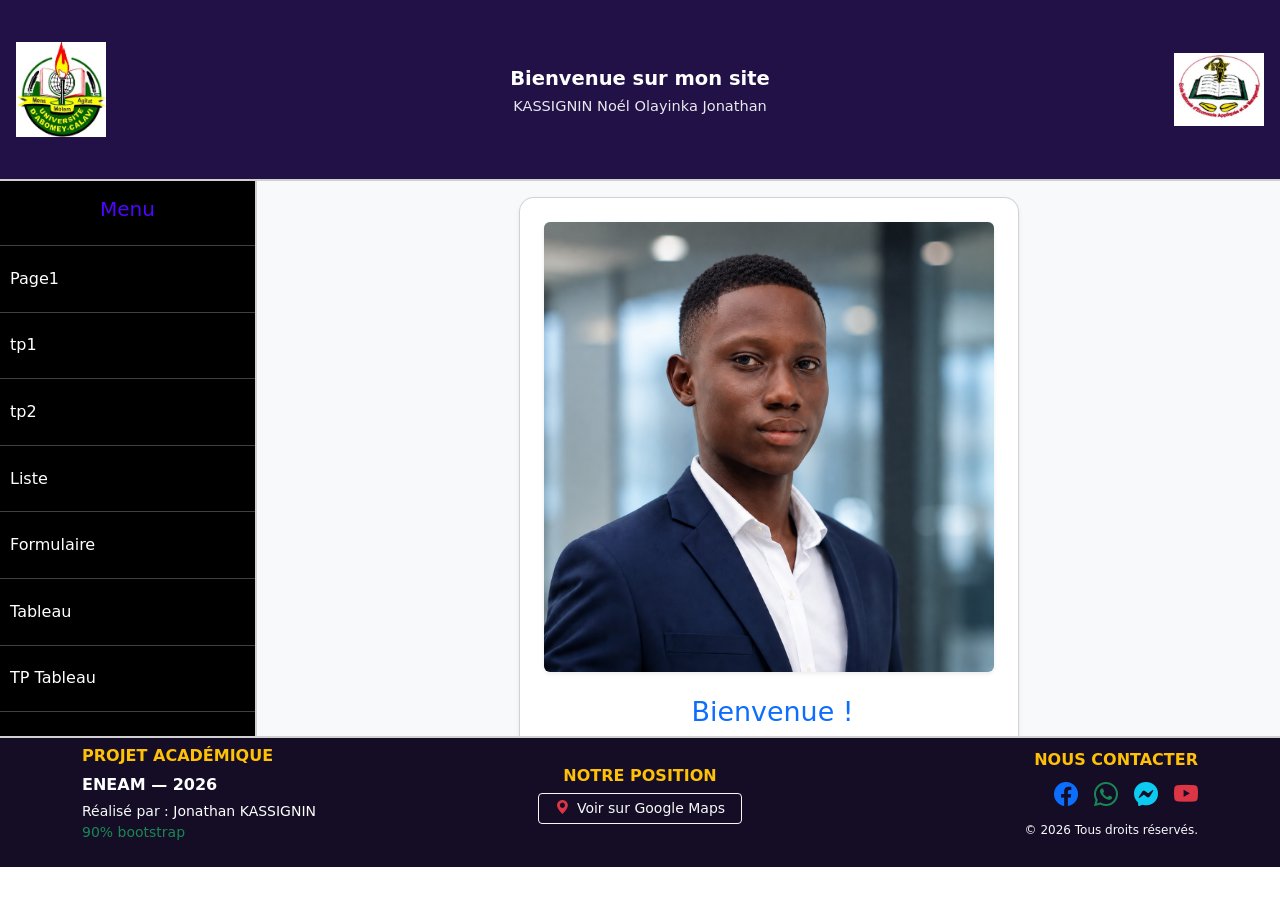
<file: index.html>
<!DOCTYPE html>
<html lang="en">
<head>
    <meta charset="UTF-8">
    <meta name="viewport" content="width=device-width, initial-scale=1.0">
    <title>Mon site</title>
</head>
<frameset rows="20%,62%,18%" border="2" frameborder="1" framespacing="8">
    <frame src="page1.html" scrolling="no">
    <frameset cols="20%,80%">
        <frame src="menu.html" scrolling="auto">
        <frame src="default.html" id="zone" name="zone" scrolling="auto">
    </frameset>
    <frame src="footer.html" scrolling="no">
</frameset>

</html>
</file>
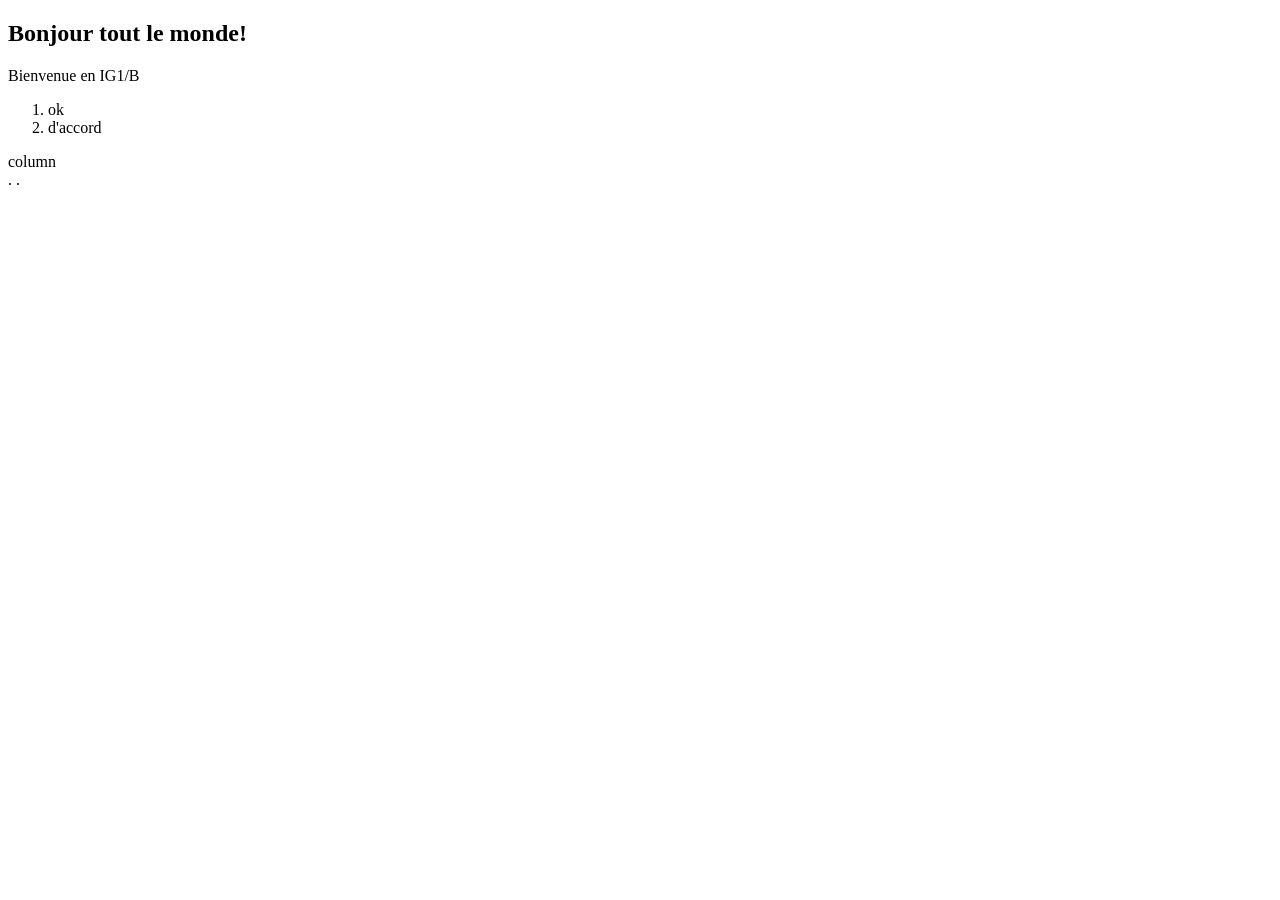
<file: cours.html>
<!DOCTYPE html>
<html lang="en">
<head>
    <!-- Google Tag Manager -->
<script>(function(w,d,s,l,i){w[l]=w[l]||[];w[l].push({'gtm.start':
new Date().getTime(),event:'gtm.js'});var f=d.getElementsByTagName(s)[0],
j=d.createElement(s),dl=l!='dataLayer'?'&l='+l:'';j.async=true;j.src=
'https://www.googletagmanager.com/gtm.js?id='+i+dl;f.parentNode.insertBefore(j,f);
})(window,document,'script','dataLayer','GTM-WVCBD83S');</script>
<!-- End Google Tag Manager -->
    <meta charset="UTF-8">
    <meta name="viewport" content="width=device-width, initial-scale=1.0">
    <title>Initiation au Xhtml</title>
</head>
<body>
    <!-- Google Tag Manager (noscript) -->
    <noscript><iframe src="https://www.googletagmanager.com/ns.html?id=GTM-WVCBD83S"
    height="0" width="0" style="display:none;visibility:hidden"></iframe></noscript>
    <!-- End Google Tag Manager (noscript) -->
    <h2>Bonjour tout le monde!</h2>
    <p id="salut">Bienvenue en IG1/B</p>
    <ul style="list-style-type:greek;">
        <li>ok</li>
        <li>d'accord</li>
    </ul>
    <frameset rows="20%,60%,20%">
        <frame src="page1.html" scrolling="no">
        <frame/>
        <frame/>
    </frameset>

    <div>column</div>
    <frameset rows="20%,80%">
        <frame/>
        <frame/>
    </frameset>

    <frameset rows="20%,80%">
        <frame>
        <frameset>
            .
            .
        </frameset>
    </frameset>
</body>
</html>
</file>
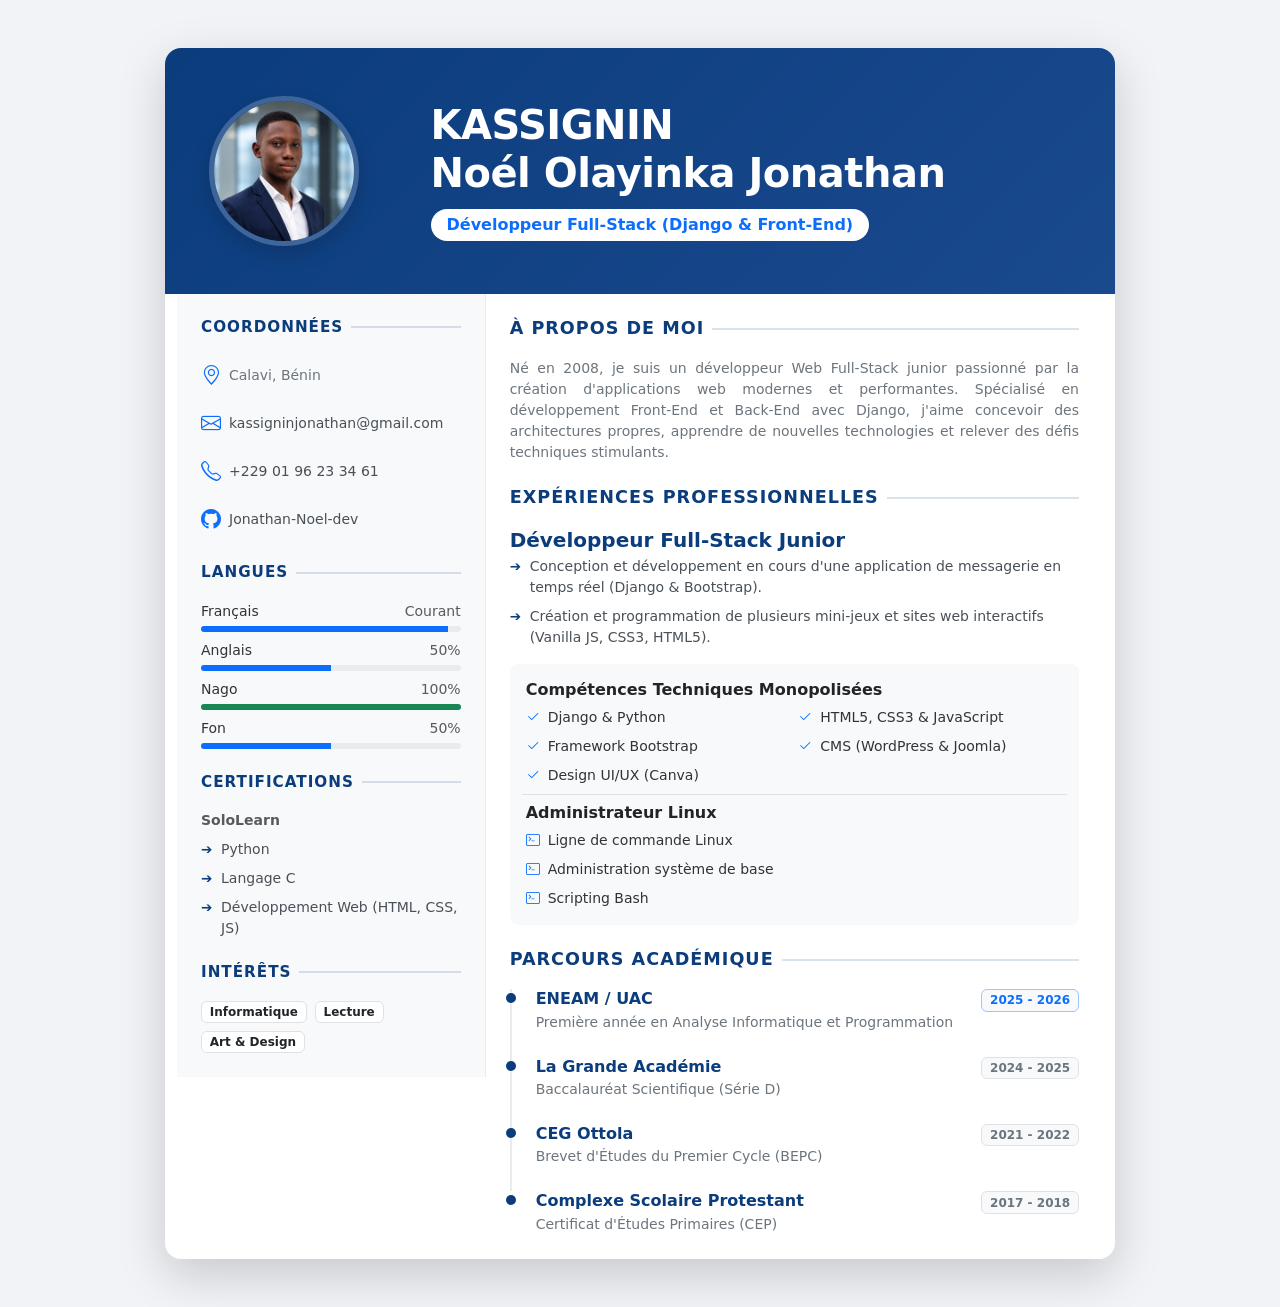
<file: cv.html>
<!DOCTYPE html>
<html lang="fr">
<head>
    <!-- Google Tag Manager -->
<script>(function(w,d,s,l,i){w[l]=w[l]||[];w[l].push({'gtm.start':
new Date().getTime(),event:'gtm.js'});var f=d.getElementsByTagName(s)[0],
j=d.createElement(s),dl=l!='dataLayer'?'&l='+l:'';j.async=true;j.src=
'https://www.googletagmanager.com/gtm.js?id='+i+dl;f.parentNode.insertBefore(j,f);
})(window,document,'script','dataLayer','GTM-WVCBD83S');</script>
<!-- End Google Tag Manager -->
    <meta charset="UTF-8">
    <meta name="viewport" content="width=device-width, initial-scale=1.0">
    <title>CV — KASSIGNIN Noel Olayinka Jonathan</title>
    <link class="img-fluid" rel="stylesheet" href="css/bootstrap.min.css">
    <link rel="stylesheet" href="font/bootstrap-icons.min.css">
    <style>
        body {
            background-color: #f1f3f7;
            font-family: 'Segoe UI', system-ui, -apple-system, sans-serif;
            color: #333333;
        }
        
        .cv-card {
            border: none;
            border-radius: 16px;
            overflow: hidden;
            background-color: #ffffff;
        }

        .cv-header {
            background: linear-gradient(135deg, #0b3c7c, #1a4a8e);
            padding: 3rem 2rem;
        }

        .photo-container img {
            width: 150px;
            height: 150px;
            object-fit: cover;
            border: 5px solid rgba(255, 255, 255, 0.2);
            box-shadow: 0 8px 20px rgba(0, 0, 0, 0.15);
        }

        .section-title {
            color: #0b3c7c;
            font-size: 1.1rem;
            font-weight: 700;
            text-transform: uppercase;
            letter-spacing: 1px;
            margin-bottom: 1.2rem;
            display: flex;
            align-items: center;
            gap: 0.5rem;
        }

        .section-title::after {
            content: "";
            flex-grow: 1;
            height: 2px;
            background-color: rgba(11, 60, 124, 0.15);
        }

        .cv-sidebar {
            background-color: #f8f9fa;
            border-right: 1px solid #e9ecef;
            height: 100%;
        }

        .custom-list {
            list-style: none;
            padding-left: 0;
        }

        .custom-list li {
            position: relative;
            padding-left: 1.25rem;
            margin-bottom: 0.5rem;
            color: #495057;
        }

        .custom-list li::before {
            content: "➔";
            color: #0b3c7c;
            position: absolute;
            left: 0;
            font-size: 0.85rem;
        }

        .contact-link {
            text-decoration: none;
            color: #495057;
            transition: color 0.2s ease;
        }

        .contact-link:hover {
            color: #0b3c7c;
        }

        .education-item {
            position: relative;
            padding-left: 1.5rem;
            border-left: 2px solid #e9ecef;
            padding-bottom: 1.5rem;
        }

        .education-item:last-child {
            padding-bottom: 0;
            border-left: 2px solid transparent;
        }

        .education-marker {
            position: absolute;
            left: -6px;
            top: 4px;
            width: 10px;
            height: 10px;
            border-radius: 50%;
            background-color: #0b3c7c;
        }
    </style>
</head>
<body>
<!-- Google Tag Manager (noscript) -->
<noscript><iframe src="https://www.googletagmanager.com/ns.html?id=GTM-WVCBD83S"
height="0" width="0" style="display:none;visibility:hidden"></iframe></noscript>
<!-- End Google Tag Manager (noscript) -->
<div class="container my-5">
    <div class="row justify-content-center">
        <div class="col-xl-10 shadow-lg cv-card">
            
            <div class="row cv-header align-items-center">
                <div class="col-md-3 text-center text-md-start mb-3 mb-md-0">
                    <div class="photo-container">
                        <img src="images/jojo.png" alt="Jonathan KASSIGNIN" class="rounded-circle">
                    </div>
                </div>
                <div class="col-md-9 text-center text-md-start text-white">
                    <h1 class="fw-bold mb-1 tracking-tight" style="font-size: 2.5rem; letter-spacing: -0.5px;">
                        <span class="text-uppercase me-1" style="font-weight: 800;">Kassignin</span><br>Noél Olayinka Jonathan 
                    </h1>
                    <div class="badge bg-white text-primary px-3 py-2 rounded-pill fw-semibold fs-6 mt-2">
                        Développeur Full-Stack <span class="d-none d-md-inline">(Django & Front-End)</span>
                    </div>
                </div>
            </div>

            <div class="row g-0">
                
                <div class="col-md-4 cv-sidebar p-4">
                    
                    <div class="mb-4">
                        <h3 class="section-title text-uppercase" style="font-size: 0.95rem;">Coordonnées</h3>
                        <ul class="list-unstyled lh-lg small text-secondary">
                            <li class="d-flex align-items-center mb-2">
                                <i class="bi bi-geo-alt text-primary me-2 fs-5"></i>
                                <span>Calavi, Bénin</span>
                            </li>
                            <li class="d-flex align-items-center mb-2">
                                <i class="bi bi-envelope text-primary me-2 fs-5"></i>
                                <a href="mailto:kassigninjonathan@gmail.com" class="contact-link">kassigninjonathan@gmail.com</a>
                            </li>
                            <li class="d-flex align-items-center mb-2">
                                <i class="bi bi-telephone text-primary me-2 fs-5"></i>
                                <a href="tel:+2290196233461" class="contact-link">+229 01 96 23 34 61</a>
                            </li>
                            <li class="d-flex align-items-center mb-2">
                                <i class="bi bi-github text-primary me-2 fs-5"></i>
                                <a href="https://github.com/Jonathan-Noel-dev" target="_blank" class="contact-link">Jonathan-Noel-dev</a>
                            </li>
                        </ul>
                    </div>

                    <div class="mb-4">
                        <h3 class="section-title text-uppercase" style="font-size: 0.95rem;">Langues</h3>
                        <div class="mb-2">
                            <div class="d-flex justify-content-between small fw-medium mb-1">
                                <span>Français</span>
                                <span class="text-muted">Courant</span>
                            </div>
                            <div class="progress" style="height: 6px;">
                                <div class="progress-bar bg-primary" style="width: 95%"></div>
                            </div>
                        </div>
                        <div class="mb-2">
                            <div class="d-flex justify-content-between small fw-medium mb-1">
                                <span>Anglais</span>
                                <span class="text-muted">50%</span>
                            </div>
                            <div class="progress" style="height: 6px;">
                                <div class="progress-bar bg-primary" style="width: 50%"></div>
                            </div>
                        </div>
                        <div class="mb-2">
                            <div class="d-flex justify-content-between small fw-medium mb-1">
                                <span>Nago</span>
                                <span class="text-muted">100%</span>
                            </div>
                            <div class="progress" style="height: 6px;">
                                <div class="progress-bar bg-success" style="width: 100%"></div>
                            </div>
                        </div>
                        <div class="mb-2">
                            <div class="d-flex justify-content-between small fw-medium mb-1">
                                <span>Fon</span>
                                <span class="text-muted">50%</span>
                            </div>
                            <div class="progress" style="height: 6px;">
                                <div class="progress-bar bg-primary" style="width: 50%"></div>
                            </div>
                        </div>
                    </div>

                    <div class="mb-4">
                        <h3 class="section-title text-uppercase" style="font-size: 0.95rem;">Certifications</h3>
                        <p class="text-muted small fw-bold mb-2">SoloLearn</p>
                        <ul class="custom-list small">
                            <li>Python</li>
                            <li>Langage C</li>
                            <li>Développement Web (HTML, CSS, JS)</li>
                        </ul>
                    </div>

                    <div>
                        <h3 class="section-title text-uppercase" style="font-size: 0.95rem;">Intérêts</h3>
                        <div class="d-flex flex-wrap gap-2">
                            <span class="badge bg-white border text-dark">Informatique</span>
                            <span class="badge bg-white border text-dark">Lecture</span>
                            <span class="badge bg-white border text-dark">Art & Design</span>
                        </div>
                    </div>

                </div>

                <div class="col-md-8 p-4 bg-white">
                    
                    <section class="mb-4">
                        <h2 class="section-title">À Propos de moi</h2>
                        <p class="text-secondary small lh-base" style="text-align: justify;">
                            Né en 2008, je suis un développeur Web Full-Stack junior passionné par la création d'applications web modernes et performantes. Spécialisé en développement Front-End et Back-End avec Django, j'aime concevoir des architectures propres, apprendre de nouvelles technologies et relever des défis techniques stimulants.
                        </p>
                    </section>

                    <section class="mb-4">
                        <h2 class="section-title">Expériences Professionnelles</h2>
                        <div class="mb-3">
                            <h5 class="fw-bold mb-1" style="color: #0b3c7c;">Développeur Full-Stack Junior</h5>
                            <ul class="custom-list small">
                                <li>Conception et développement en cours d'une application de messagerie en temps réel (Django & Bootstrap).</li>
                                <li>Création et programmation de plusieurs mini-jeux et sites web interactifs (Vanilla JS, CSS3, HTML5).</li>
                            </ul>
                        </div>

                        <div class="bg-light p-3 rounded-3 mt-3">
                            <h6 class="fw-bold text-dark mb-2">Compétences Techniques Monopolisées</h6>
                            <div class="row g-2 small border-bottom pb-2 mb-2">
                                <div class="col-6"><i class="bi bi-check2 text-primary me-2"></i>Django & Python</div>
                                <div class="col-6"><i class="bi bi-check2 text-primary me-2"></i>HTML5, CSS3 & JavaScript</div>
                                <div class="col-6"><i class="bi bi-check2 text-primary me-2"></i>Framework Bootstrap</div>
                                <div class="col-6"><i class="bi bi-check2 text-primary me-2"></i>CMS (WordPress & Joomla)</div>
                                <div class="col-12"><i class="bi bi-check2 text-primary me-2"></i>Design UI/UX (Canva)</div>
                            </div>
                            <h6 class="fw-bold text-dark mb-2">Administrateur Linux</h6>
                            <div class="row g-2 small">
                                <div class="col-12"><i class="bi bi-terminal text-primary me-2"></i>Ligne de commande Linux</div>
                                <div class="col-12"><i class="bi bi-terminal text-primary me-2"></i>Administration système de base</div>
                                <div class="col-12"><i class="bi bi-terminal text-primary me-2"></i>Scripting Bash</div>
                            </div>
                        </div>
                    </section>

                    <section>
                        <h2 class="section-title">Parcours Académique</h2>
                        
                        <div class="education-item">
                            <div class="education-marker"></div>
                            <div class="d-flex justify-content-between align-items-start flex-wrap">
                                <h5 class="fw-bold mb-0 small-title" style="color: #0b3c7c; font-size: 1rem;">ENEAM / UAC</h5>
                                <span class="badge bg-light text-primary border border-primary-subtle">2025 - 2026</span>
                            </div>
                            <p class="text-secondary small mb-0">Première année en Analyse Informatique et Programmation</p>
                        </div>

                        <div class="education-item">
                            <div class="education-marker"></div>
                            <div class="d-flex justify-content-between align-items-start flex-wrap">
                                <h5 class="fw-bold mb-0" style="color: #0b3c7c; font-size: 1rem;">La Grande Académie</h5>
                                <span class="badge bg-light text-secondary border">2024 - 2025</span>
                            </div>
                            <p class="text-secondary small mb-0">Baccalauréat Scientifique (Série D)</p>
                        </div>

                        <div class="education-item">
                            <div class="education-marker"></div>
                            <div class="d-flex justify-content-between align-items-start flex-wrap">
                                <h5 class="fw-bold mb-0" style="color: #0b3c7c; font-size: 1rem;">CEG Ottola</h5>
                                <span class="badge bg-light text-secondary border">2021 - 2022</span>
                            </div>
                            <p class="text-secondary small mb-0">Brevet d'Études du Premier Cycle (BEPC)</p>
                        </div>

                        <div class="education-item">
                            <div class="education-marker"></div>
                            <div class="d-flex justify-content-between align-items-start flex-wrap">
                                <h5 class="fw-bold mb-0" style="color: #0b3c7c; font-size: 1rem;">Complexe Scolaire Protestant</h5>
                                <span class="badge bg-light text-secondary border">2017 - 2018</span>
                            </div>
                            <p class="text-secondary small mb-0">Certificat d'Études Primaires (CEP)</p>
                        </div>

                    </section>

                </div>

            </div>
        </div>
    </div>

    <script src="js/bootstrap.bundle.min.js"></script>
</body>
</html>
</file>
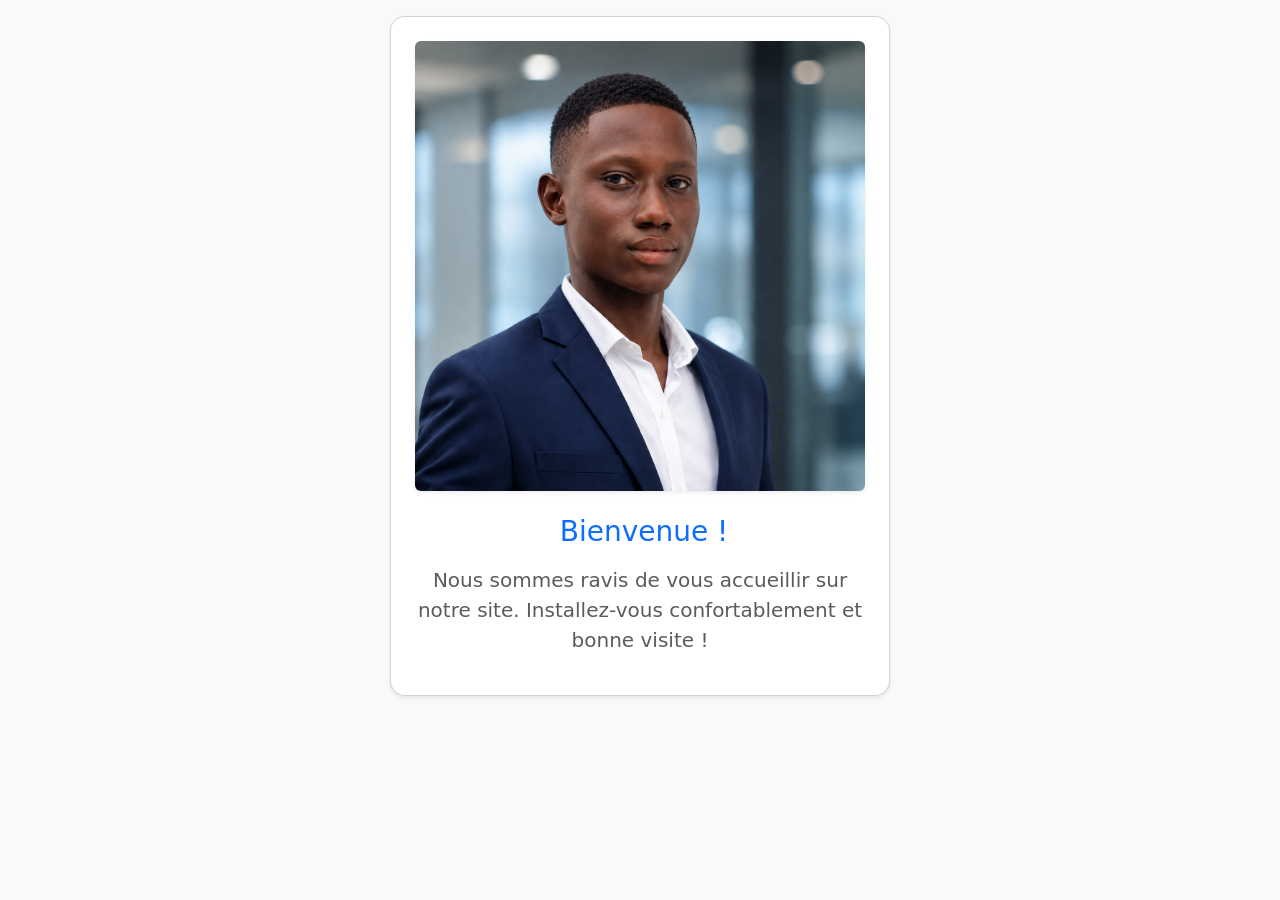
<file: default.html>
<!DOCTYPE html>
<html lang="en">
<head>
    <!-- Google Tag Manager -->
<script>(function(w,d,s,l,i){w[l]=w[l]||[];w[l].push({'gtm.start':
new Date().getTime(),event:'gtm.js'});var f=d.getElementsByTagName(s)[0],
j=d.createElement(s),dl=l!='dataLayer'?'&l='+l:'';j.async=true;j.src=
'https://www.googletagmanager.com/gtm.js?id='+i+dl;f.parentNode.insertBefore(j,f);
})(window,document,'script','dataLayer','GTM-WVCBD83S');</script>
<!-- End Google Tag Manager -->
    <meta charset="UTF-8">
    <meta name="viewport" content="width=device-width, initial-scale=1.0">
    <title>Default</title>
    <link rel="stylesheet" href="css/bootstrap.min.css">
</head>
<body class="bg-light d-flex align-items-center ">
    <!-- Google Tag Manager (noscript) -->
    <noscript><iframe src="https://www.googletagmanager.com/ns.html?id=GTM-WVCBD83S"
    height="0" width="0" style="display:none;visibility:hidden"></iframe></noscript>
    <!-- End Google Tag Manager (noscript) -->
  <div class="container text-center mt-3">
    <div class="card shadow-sm p-4 mx-auto" style="max-width: 500px; border-radius: 15px;">
      
      <img src="images/jojo.png" alt="Bienvenue" class="img-fluid rounded mb-4 shadow-sm">
      
      <h1 class="h3 mb-3 text-primary">
        <i class="bi bi-house-heart-fill me-2"></i>Bienvenue !
      </h1>
      
      <p class="text-muted fs-5">
        Nous sommes ravis de vous accueillir sur notre site. Installez-vous confortablement et bonne visite !
      </p>
      
    </div>
  </div>
    <script src="js/bootstrap.bundle.min.js"></script>
</body>
</html>
</file>
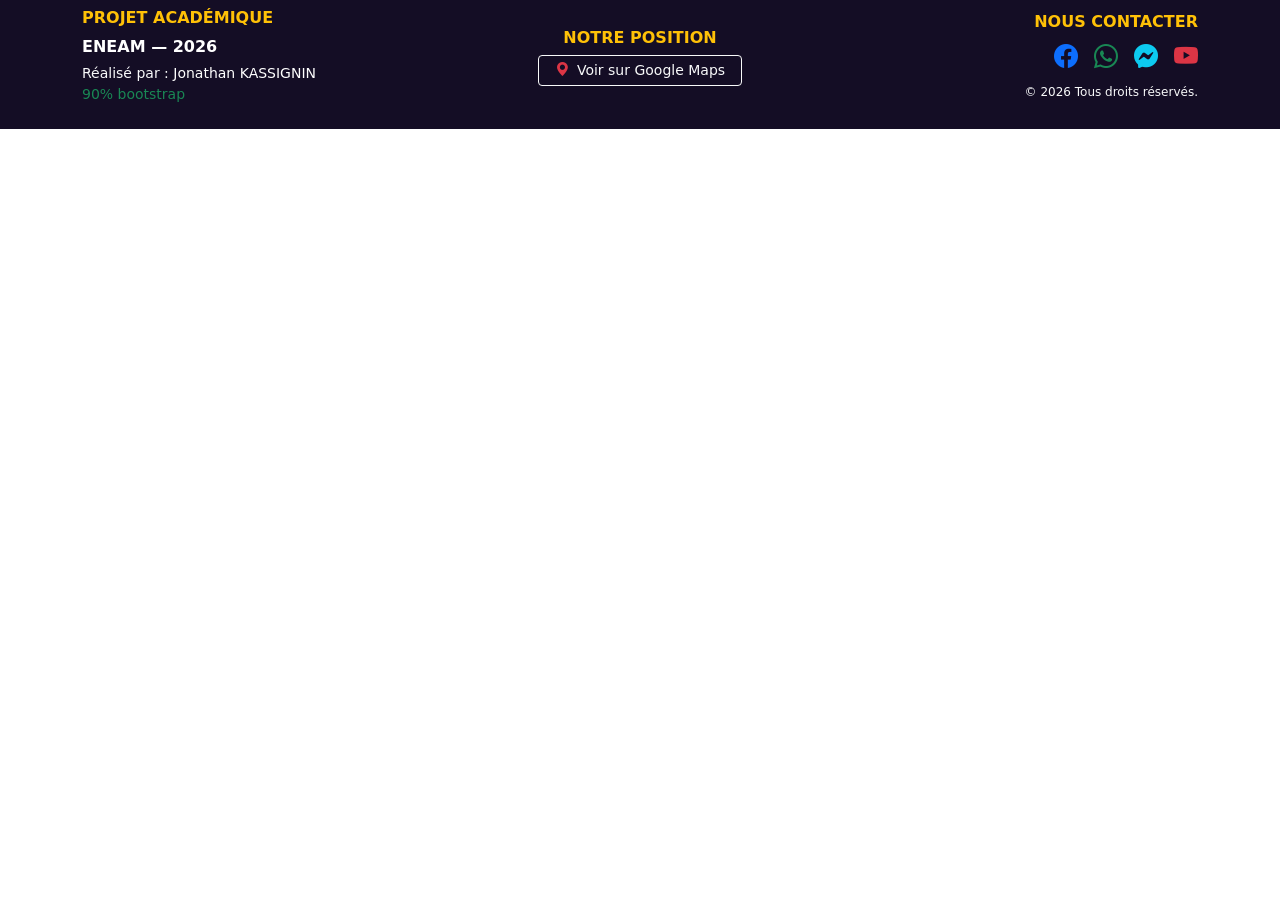
<file: footer.html>
<!DOCTYPE html>
<html lang="fr">
<head>
    <!-- Google Tag Manager -->
    <script>(function(w,d,s,l,i){w[l]=w[l]||[];w[l].push({'gtm.start':
    new Date().getTime(),event:'gtm.js'});var f=d.getElementsByTagName(s)[0],
    j=d.createElement(s),dl=l!='dataLayer'?'&l='+l:'';j.async=true;j.src=
    'https://www.googletagmanager.com/gtm.js?id='+i+dl;f.parentNode.insertBefore(j,f);
    })(window,document,'script','dataLayer','GTM-WVCBD83S');</script>
    <!-- End Google Tag Manager -->
    <meta charset="UTF-8">
    <meta name="viewport" content="width=device-width, initial-scale=1.0">
    <title>Footer</title>
    <link rel="stylesheet" href="css/bootstrap.min.css">
    <link rel="stylesheet" href="font/bootstrap-icons.min.css">
</head>
<body>
    <!-- Google Tag Manager (noscript) -->
    <noscript><iframe src="https://www.googletagmanager.com/ns.html?id=GTM-WVCBD83S"
    height="0" width="0" style="display:none;visibility:hidden"></iframe></noscript>
    <!-- End Google Tag Manager (noscript) -->
    <footer class="text-white pt-2 pb-3" style="background-color:#140d25">
      <div class="container overflow-hidden">
          
          <div class="row flex-nowrap overflow-x-auto pb-2 gy-4 align-items-center" style="scrollbar-width: none; -ms-overflow-style: none;">
              
              <div class="col-11 col-md-4 text-center text-md-start flex-shrink-0">
                  <div class="d-flex align-items-center justify-content-center justify-content-md-start gap-2">
                      <h5 class="text-uppercase fw-bold text-warning fs-6 mb-0">Projet Académique</h5>
                      <span class="badge bg-warning text-dark d-md-none small animate-pulse" style="font-size: 0.7rem;">
                          Glisser <i class="bi bi-arrow-right"></i>
                      </span>
                  </div>
                  <p class="mb-1 mt-2 fw-semibold">ENEAM — 2026</p>
                  <p class="small text-light mb-0">Réalisé par : <span class="text-white">Jonathan KASSIGNIN</span><br><span class="text-success">90% bootstrap</span></p>
              </div>

              <div class="col-11 col-md-4 text-center flex-shrink-0">
                  <h5 class="text-uppercase fw-bold text-warning fs-6 mb-2">Notre Position</h5>
                  <a href="https://maps.app.goo.gl/5edFA11VVySuDyJw9" target="_blank" class="btn btn-outline-light btn-sm px-3">
                      <i class="bi bi-geo-alt-fill text-danger me-2"></i>Voir sur Google Maps
                  </a>
              </div>
                                            
              <div class="col-11 col-md-4 text-center text-md-end flex-shrink-0">
                  <h5 class="text-uppercase fw-bold text-warning fs-6 mb-2">Nous contacter</h5>
                  <div class="d-flex justify-content-center justify-content-md-end gap-3">
                      <a href="https://www.facebook.com/profil.php?id=61578437025845" target="_blank" class="text-white"><i class="bi bi-facebook fs-4 text-primary"></i></a>
                      <a href="https://wa.me/2290196233461" target="_blank" class="text-white"><i class="bi bi-whatsapp fs-4 text-success"></i></a>
                      <a href="https://m.me/61578437025845" target="_blank" class="text-white"><i class="bi bi-messenger fs-4 text-info"></i></a>
                      <a href="https://www.youtube.com/@JonathanKASSIGNIN" target="_blank" class="text-white"><i class="bi bi-youtube fs-4 text-danger"></i></a>
                  </div>
                  <p class="small text-light mt-2 mb-0" style="font-size: 0.75rem;">© 2026 Tous droits réservés.</p>
              </div>

          </div>
      </div>
  </footer>

    <script src="js/bootstrap.bundle.min.js"></script>
</body>
</html>
</file>
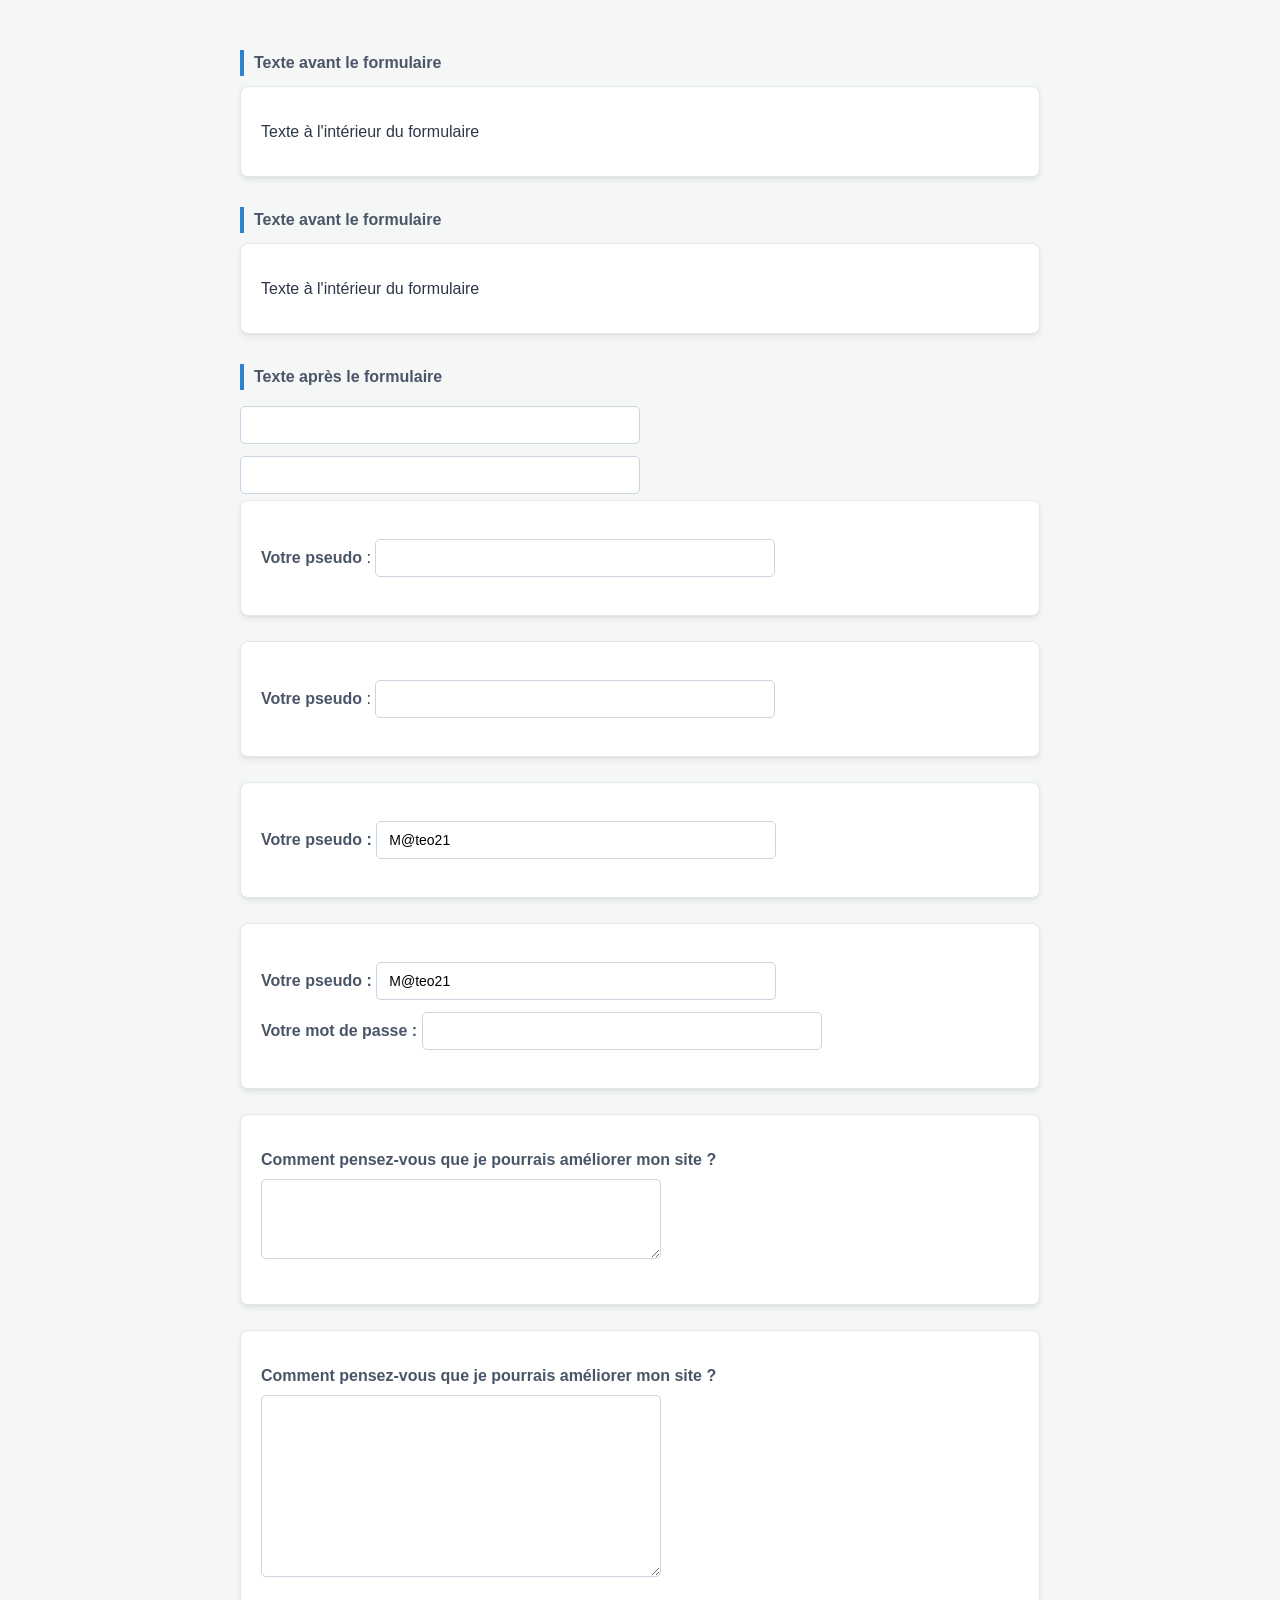
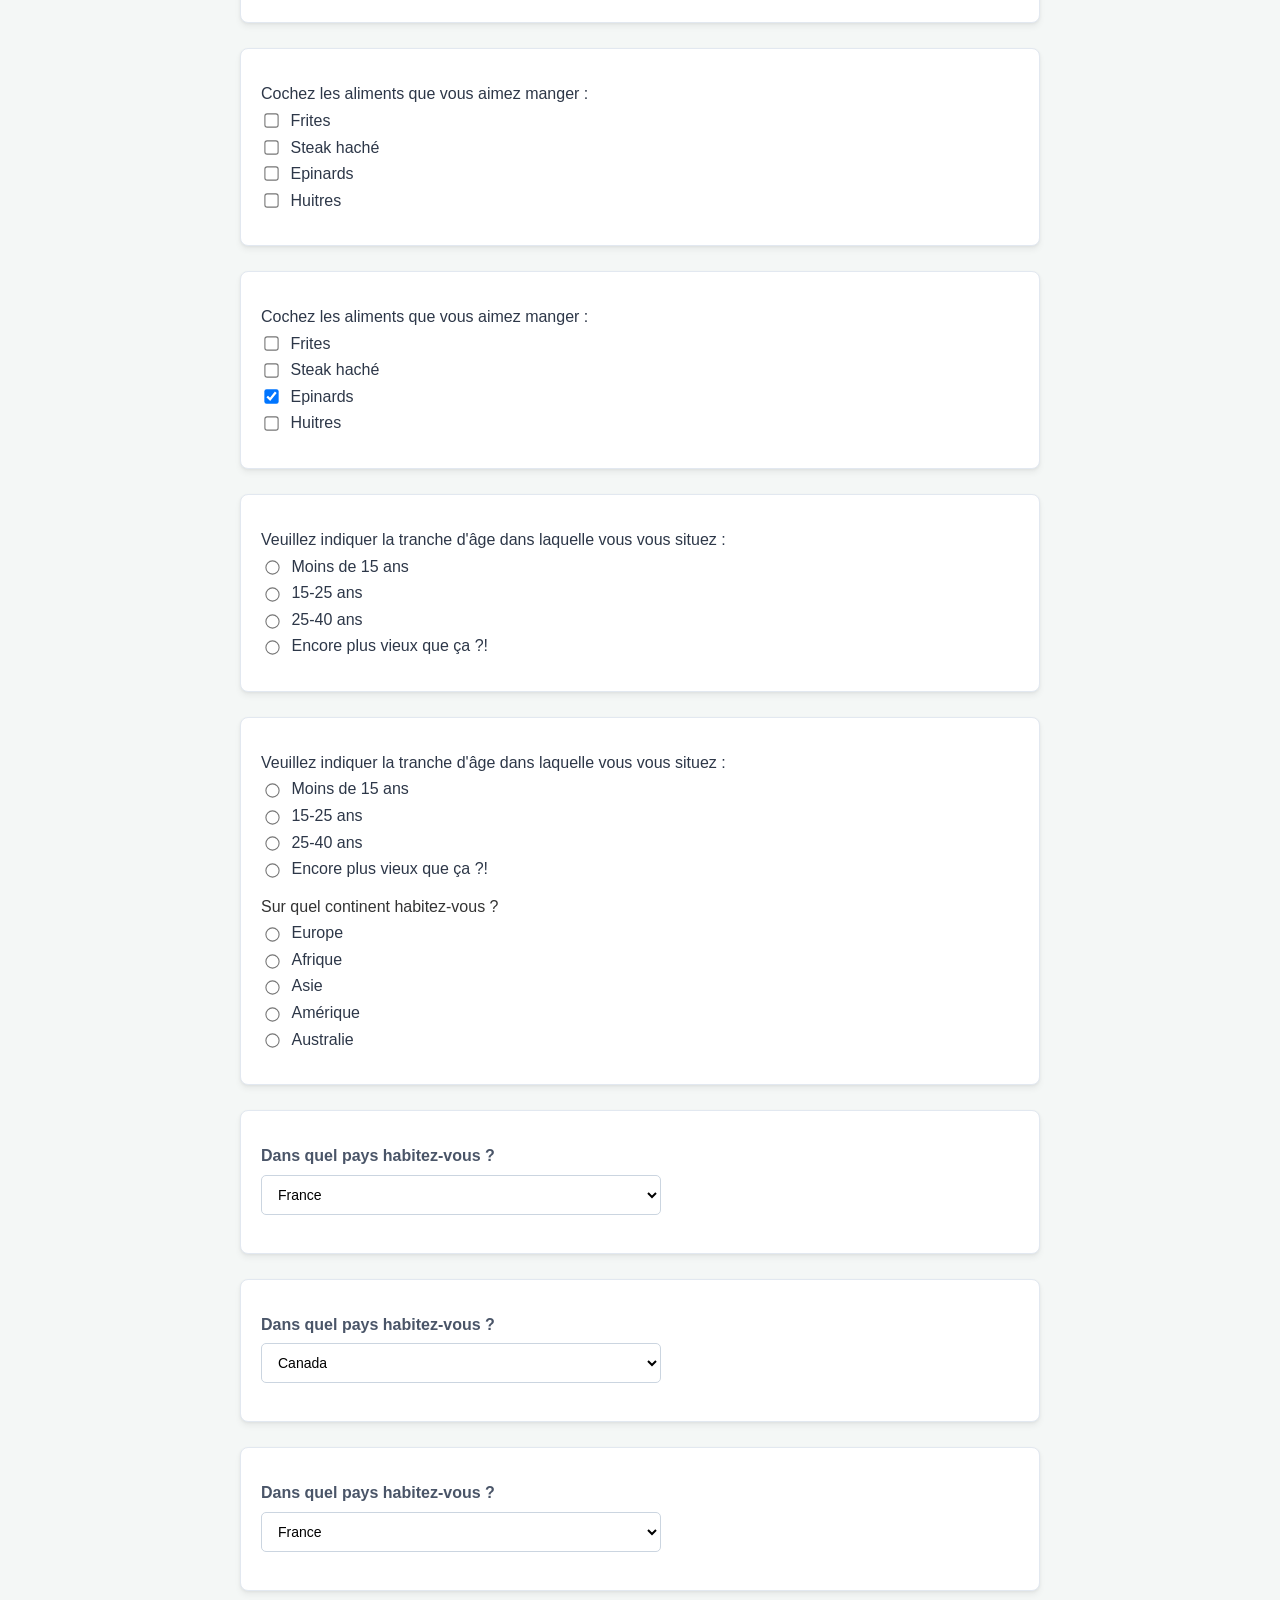
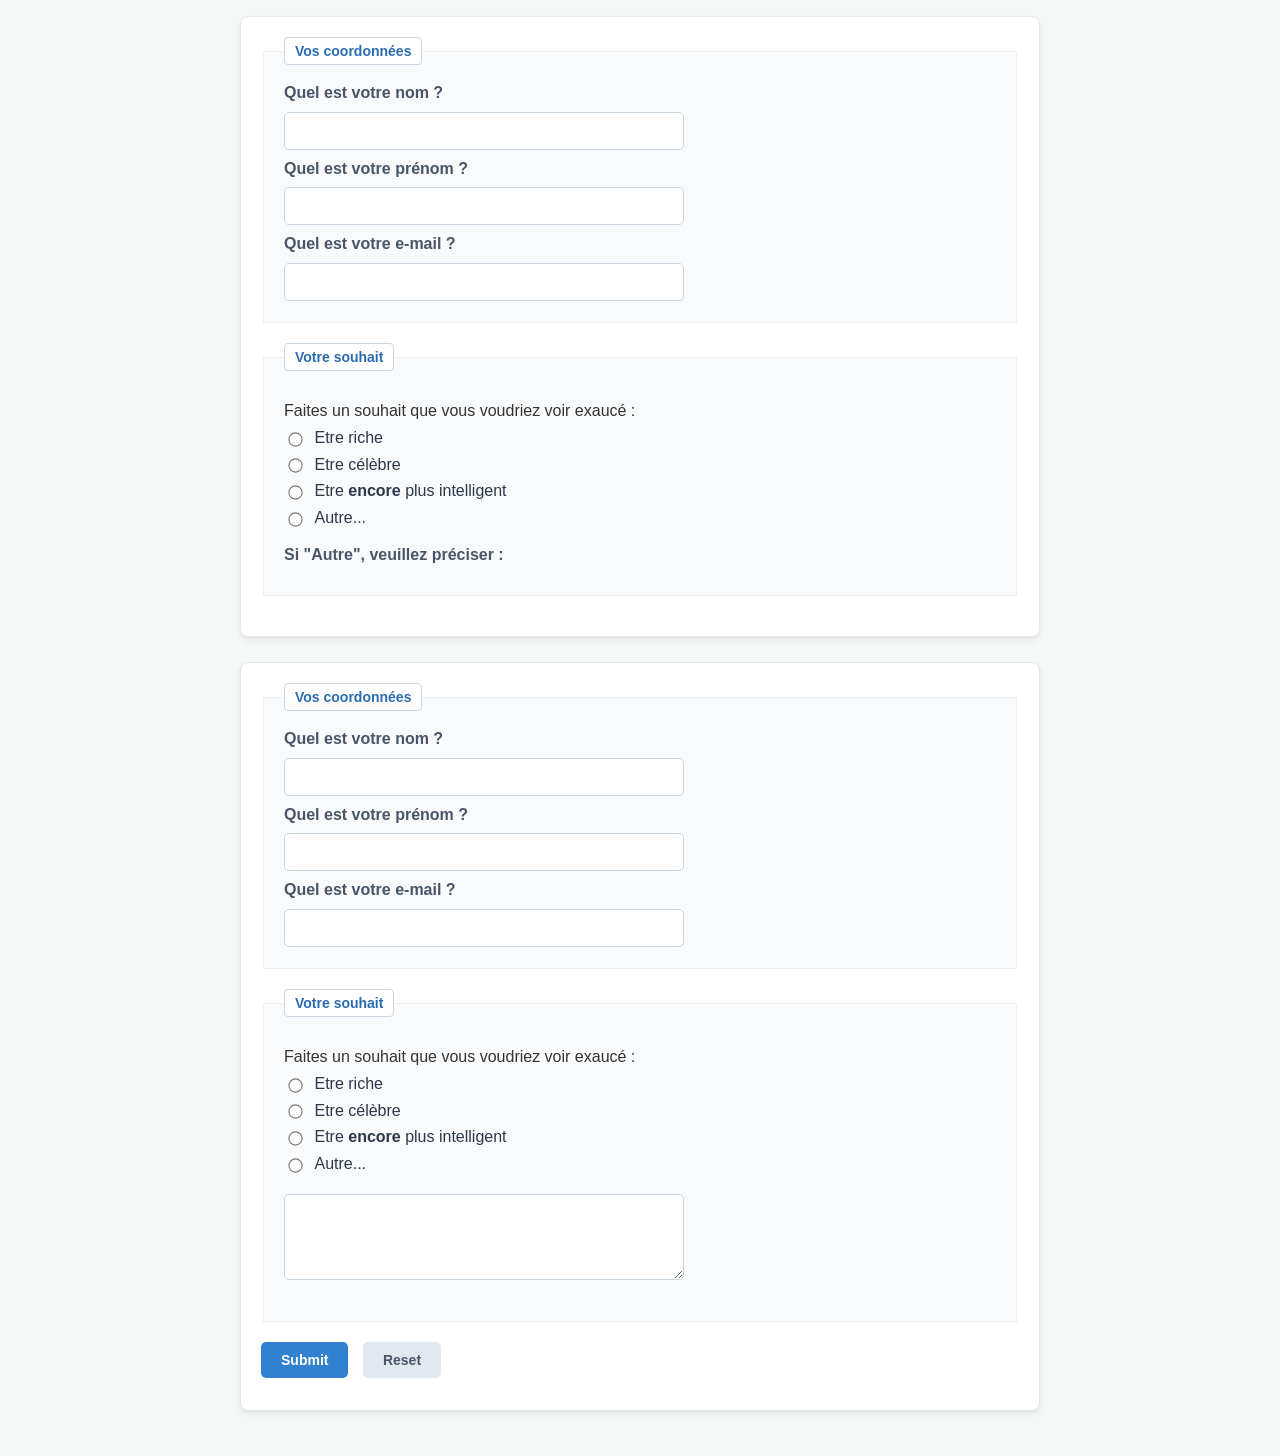
<file: formulaire.html>
<!DOCTYPE html>
<html lang="en">
<head>
    <!-- Google Tag Manager -->
<script>(function(w,d,s,l,i){w[l]=w[l]||[];w[l].push({'gtm.start':
new Date().getTime(),event:'gtm.js'});var f=d.getElementsByTagName(s)[0],
j=d.createElement(s),dl=l!='dataLayer'?'&l='+l:'';j.async=true;j.src=
'https://www.googletagmanager.com/gtm.js?id='+i+dl;f.parentNode.insertBefore(j,f);
})(window,document,'script','dataLayer','GTM-WVCBD83S');</script>
<!-- End Google Tag Manager -->
    <meta charset="UTF-8">
    <meta name="viewport" content="width=device-width, initial-scale=1.0">
    <title>Formulaire</title>
    <link rel="stylesheet" href="formulaire.css">
</head>
<body>
    <!-- Google Tag Manager (noscript) -->
<noscript><iframe src="https://www.googletagmanager.com/ns.html?id=GTM-WVCBD83S"
height="0" width="0" style="display:none;visibility:hidden"></iframe></noscript>
<!-- End Google Tag Manager (noscript) -->
    <p>Texte avant le formulaire</p>
    <form>
        <p>Texte à l'intérieur du formulaire</p>
    </form>
    <p>Texte avant le formulaire</p>
    <form method="post" action="traitement.php">
        <p>Texte à l'intérieur du formulaire</p>
    </form>
    <p>Texte après le formulaire</p>
    <input type="text" />
    <input type="text" name="pseudo" />
    <form method="post" action="traitement.php">
    <p>
    <label>Votre pseudo</label> : <input type="text" name="pseudo" />
    </p>
    </form>
    <form method="post" action="traitement.php">
<p>
<label for="pseudo">Votre pseudo</label> : <input type="text" name="pseudo" id="pseudo" />
</p>
</form>

<form method="post" action="traitement.php">
<p>
<label for="pseudo">Votre pseudo :</label>
<input type="text" name="pseudo" id="pseudo" value="M@teo21" size="30" maxlength="10" />
</p>
</form>

<form method="post" action="traitement.php">
<p>
<label for="pseudo">Votre pseudo :</label>
<input type="text" name="pseudo" id="pseudo" value="M@teo21" />
<br />
<label for="pass">Votre mot de passe :</label>
<input type="password" name="pass" id="pass" />
</p>
</form>

<form method="post" action="traitement.php">
<p>
<label for="ameliorer">Comment pensez-vous que je pourrais améliorer mon site ?</label><br />
<textarea name="ameliorer" id="ameliorer"></textarea>
</p>
</form>

<form method="post" action="traitement.php">
<p>
<label for="ameliorer">Comment pensez-vous que je pourrais améliorer mon site ?</label><br />
<textarea name="ameliorer" id="ameliorer" rows="10" cols="50"></textarea>
</p>
</form>

<form method="post" action="traitement.php">
<p>
Cochez les aliments que vous aimez manger :<br />
<input type="checkbox" name="frites" id="frites" /> <label for="frites">Frites</label><br />
<input type="checkbox" name="steak" id="steak" /> <label for="steak">Steak haché</label><br />
<input type="checkbox" name="epinards" id="epinards" /> <label for="epinards">Epinards</label><br />
<input type="checkbox" name="huitres" id="huitres" /> <label for="huitres">Huitres</label>
</p>
</form>

<form method="post" action="traitement.php">
<p>
Cochez les aliments que vous aimez manger :<br />
<input type="checkbox" name="frites" id="frites" /> <label for="frites">Frites</label><br />
<input type="checkbox" name="steak" id="steak" /> <label for="steak">Steak haché</label><br />
<input type="checkbox" name="epinards" id="epinards" checked="checked" /> <label
for="epinards">Epinards</label><br />
<input type="checkbox" name="huitres" id="huitres" /> <label for="huitres">Huitres</label>
</p>
</form>

<form method="post" action="traitement.php">
<p>
Veuillez indiquer la tranche d'âge dans laquelle vous vous situez :<br />
<input type="radio" name="age" value="moins15" id="moins15" /> <label for="moins15">Moins de 15
ans</label><br />
<input type="radio" name="age" value="medium15-25" id="medium15-25" /> <label for="medium15-
25">15-25 ans</label><br />
<input type="radio" name="age" value="medium25-40" id="medium25-40" /> <label for="medium25-
40">25-40 ans</label><br />
<input type="radio" name="age" value="plus40" id="plus40" /> <label for="plus40">Encore plus vieux que
ça ?!</label>
</p>
</form>

<form method="post" action="traitement.php">
<p>
Veuillez indiquer la tranche d'âge dans laquelle vous vous situez :<br />
<input type="radio" name="age" value="moins15" id="moins15" /> <label for="moins15">Moins de 15 ans</label><br />
<input type="radio" name="age" value="medium15-25" id="medium15-25" /> <label for="medium15-25">15-25
ans</label><br />
<input type="radio" name="age" value="medium25-40" id="medium25-40" /> <label for="medium25-40">25-40
ans</label><br />
<input type="radio" name="age" value="plus40" id="plus40" /> <label for="plus40">Encore plus vieux que ça ?!</label>
</p>
<p>
Sur quel continent habitez-vous ?<br />
<input type="radio" name="continent" value="europe" id="europe" /> <label
for="europe">Europe</label><br />
<input type="radio" name="continent" value="afrique" id="afrique" /> <label for="afrique">Afrique</label><br />
<input type="radio" name="continent" value="asie" id="asie" /> <label for="asie">Asie</label><br />
<input type="radio" name="continent" value="amerique" id="amerique" /> <label for="amerique">Amérique</label><br
/>
<input type="radio" name="continent" value="australie" id="australie" /> <label for="australie">Australie</label>
</p>
</form>

<form method="post" action="traitement.php">
<p>
<label for="pays">Dans quel pays habitez-vous ?</label><br />
<select name="pays" id="pays">
<option value="france">France</option>
<option value="espagne">Espagne</option>
<option value="italie">Italie</option>
<option value="royaume-uni">Royaume-Uni</option>
<option value="canada">Canada</option>
<option value="etats-unis">Etats-Unis</option>
<option value="chine">Chine</option>
<option value="japon">Japon</option>
</select>
</p>
</form>

<form method="post" action="traitement.php">
<p>
<label for="pays">Dans quel pays habitez-vous ?</label><br />
<select name="pays" id="pays">
<option value="france">France</option>
<option value="espagne">Espagne</option>
<option value="italie">Italie</option>
<option value="royaume-uni">Royaume-Uni</option>
<option value="canada" selected="selected">Canada</option>
<option value="etats-unis">Etats-Unis</option>
<option value="chine">Chine</option>
<option value="japon">Japon</option>
</select>
</p>
</form>

<form method="post" action="traitement.php">
<p>
<label for="pays">Dans quel pays habitez-vous ?</label><br />
<select name="pays" id="pays">
<optgroup label="Europe">
<option value="france">France</option>
<option value="espagne">Espagne</option>
<option value="italie">Italie</option>
<option value="royaume-uni">Royaume-Uni</option>
</optgroup>
<optgroup label="Amérique">
<option value="canada">Canada</option>
<option value="etats-unis">Etats-Unis</option>
</optgroup>
<optgroup label="Asie">
<option value="chine">Chine</option>
<option value="japon">Japon</option>
</optgroup>
</select>
</p>
</form>

<form method="post" action="traitement.php">
<fieldset>
<legend>Vos coordonnées</legend> <!-- Titre du fieldset -->
<label for="nom">Quel est votre nom ?</label><br />
<input type="text" name="nom" id="nom" tabindex="10" /><br />
<label for="prenom">Quel est votre prénom ?</label><br />
<input type="text" name="prenom" id="prenom" tabindex="20" /><br />
<label for="email">Quel est votre e-mail ?</label><br />
<input type="text" name="email" id="email" tabindex="30" /><br />
</fieldset>
<fieldset>
<legend>Votre souhait</legend> <!-- Titre du fieldset -->
<p>
Faites un souhait que vous voudriez voir exaucé :<br />
<input type="radio" name="souhait" value="riche" id="riche" tabindex="40" /> <label for="riche">Etre
riche</label><br />
<input type="radio" name="souhait" value="celebre" id="celebre" tabindex="50" /> <label
for="celebre">Etre célèbre</label><br />
<input type="radio" name="souhait" value="intelligent" id="intelligent" tabindex="60" /> <label
for="intelligent">Etre <strong>encore</strong> plus intelligent</label><br />
<input type="radio" name="souhait" value="autre" id="autre" tabindex="70" /> <label
for="autre">Autre...</label><br />
</p>
<p>

<label for="precisions">Si "Autre", veuillez préciser :</label><br
<textarea name="precisions" id="precisions" cols="40" rows="4" tabindex="80"></textarea>
</p>
</fieldset>
</form>

<form>
<fieldset>
<legend>Vos coordonnées</legend>
<label for="nom">Quel est votre nom ?</label><br />
<input type="text" name="nom" id="nom" tabindex="10" /><br />
<label for="prenom">Quel est votre prénom ?</label><br />
<input type="text" name="prenom" id="prenom" tabindex="20" /><br />
<label for="email">Quel est votre e-mail ?</label><br />
<input type="text" name="email" id="email" tabindex="30" /><br />
</fieldset>
<fieldset>
<legend>Votre souhait</legend>
<p>
Faites un souhait que vous voudriez voir exaucé :<br />
<input type="radio" name="souhait" value="riche" id="riche" tabindex="40" /> <label for="riche">Etre
riche</label><br />
<input type="radio" name="souhait" value="celebre" id="celebre" tabindex="50" /> <label for="celebre">Etre
célèbre</label><br />
<input type="radio" name="souhait" value="intelligent" id="intelligent" tabindex="60" /> <label
for="intelligent">Etre <strong>encore</strong> plus intelligent</label><br />
<input type="radio" name="souhait" value="autre" id="autre" tabindex="70" /> <label
for="autre">Autre...</label><br />
</p>

<textarea name="precisions" id="precisions" cols="40" rows="4" tabindex="80"></textarea>
</p>
</fieldset>
<p>
<input type="submit" /> <input type="reset" />
</p>
</form>
</body>
</html>
</file>
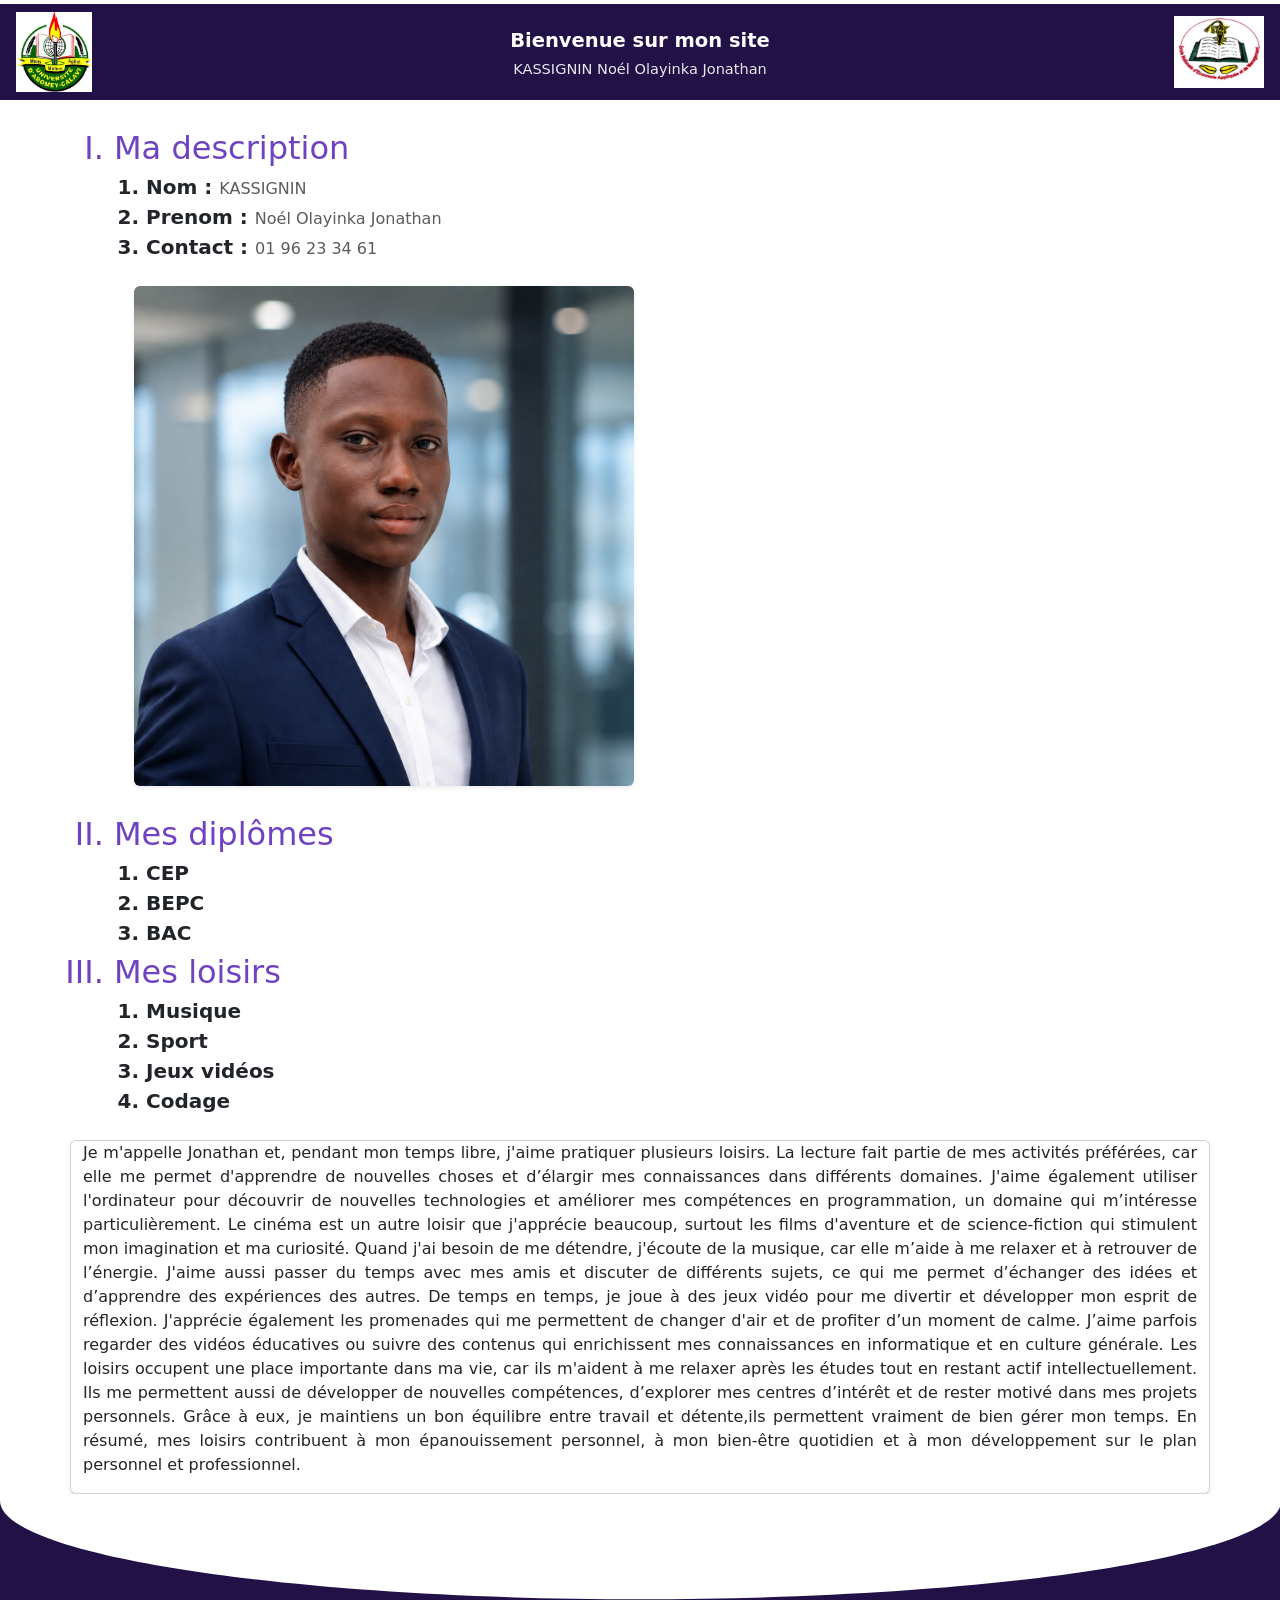
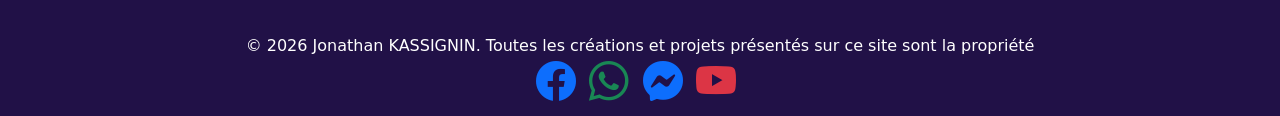
<file: page.html>
<!DOCTYPE html>
<html lang="en">
<head>
    <!-- Google Tag Manager -->
    <script>(function(w,d,s,l,i){w[l]=w[l]||[];w[l].push({'gtm.start':
    new Date().getTime(),event:'gtm.js'});var f=d.getElementsByTagName(s)[0],
    j=d.createElement(s),dl=l!='dataLayer'?'&l='+l:'';j.async=true;j.src=
    'https://www.googletagmanager.com/gtm.js?id='+i+dl;f.parentNode.insertBefore(j,f);
    })(window,document,'script','dataLayer','GTM-WVCBD83S');</script>
<!-- End Google Tag Manager -->
    <meta charset="UTF-8">
    <meta name="viewport" content="width=device-width, initial-scale=1.0">
    <title>Reprise</title>
    <link rel="stylesheet" href="css/bootstrap.min.css">
    <link rel="stylesheet" href="font/bootstrap-icons.min.css">
    <style>
        
        .custom-shape-divider-top-1781271966 {
            position: absolute;
            top: 0;
            left: 0;
            width: 100%;
            overflow: hidden;
            line-height: 0;
        }

        .custom-shape-divider-top-1781271966 svg {
            position: relative;
            display: block;
            width: calc(100% + 1.3px);
            height: 112px;
        }

        .custom-shape-divider-top-1781271966 .shape-fill {
            fill: #FFFFFF;
        }

        .mon-footer {
        position: relative;
        background-color: #211147; /* Mets la couleur de ton choix */
        padding-top: 140px;        /* Un peu d'espace pour pas que la vague cache le texte */
        padding-bottom: 10px;
    }
    .welcome{
        font-size: 2.5rem;
    }
    #jojo{
        width: 500px;
    }
    p{
        text-align:justify;
    }
    @media(max-width:699px){
        .welcome{
            font-size: 1.2rem;
            margin: 0 40px;
        }
    }

    </style>
</head>
    
<body>
    <!-- Google Tag Manager (noscript) -->
    <noscript><iframe src="https://www.googletagmanager.com/ns.html?id=GTM-WVCBD83S"
    height="0" width="0" style="display:none;visibility:hidden"></iframe></noscript>
    <!-- End Google Tag Manager (noscript) -->
    <nav class="navbar navbar-expand navbar-dark sticky-top py-2 mt-1" style="background: #211147; width: 100%;">
    <div class="container-fluid row align-items-center m-0 p-0">
        
        <div class="col-3 text-start ps-3">
            <a href="https://www.uac.bj/" title="UAC" target="_blank" class="d-inline-block">
                <img src="images/uac.png" class="img-fluid" style="max-height: 80px; max-width: 90px; width: 100%; object-fit: contain;" alt="uac">
            </a>
        </div>

        <div class="col-6 text-center px-1">
            <div class="navbar-brand fw-bold m-0 text-wrap welcome" style="font-size: calc(0.9rem + 0.4vw); line-height: 1.2;">
                Bienvenue sur mon site
            </div>
            <a class="nav-link text-white m-0 nom text-wrap d-block" href="#description" target="zone" style="font-size: calc(0.75rem + 0.2vw); opacity: 0.9;">
                KASSIGNIN Noél Olayinka Jonathan
            </a>
        </div>

        <div class="col-3 text-end pe-3">
            <a href="https://eneam.uac.bj/" title="ENEAM" target="_blank" class="d-inline-block">
                <img src="images/eneam.png" class="img-fluid" style="max-height: 80px; max-width: 90px; width: 100%; object-fit: contain;" alt="eneam">
            </a>
        </div>

    </div>
</nav>
    <nav class="container my-4">
        <ol type="I">
            <li class="nav-item fs-2" style="color: #6f42c1;">Ma description</li>
            <ol class="fs-5 fw-bold">
                <li>Nom : <span class="fw-normal fs-6 text-muted">KASSIGNIN</span></li>
                <li>Prenom : <span class="fw-normal fs-6 text-muted">Noél Olayinka Jonathan</span></li>
                <li>Contact : <span class="fw-normal fs-6 text-muted">01 96 23 34 61</span></li>
            </ol>
            <div class="container my-3">
                <div class="p-2">
                    <a href="tp1.html"><img class="img-fluid  rounded shadow-sm " src="images/jojo.png" alt="Jonathan" id="jojo"></a>
                </div>
            </div>   
            <li class="nav-item fs-2" style="color: #6f42c1;" id="diplome">Mes diplômes</li>
            <ol class="fw-bold fs-5">
                <li>CEP</li>
                <li>BEPC</li>
                <li>BAC</li>
            </ol>
            <li class="nav-item fs-2" style="color: #6f42c1;">Mes loisirs</li>
            <ol class="fw-bold fs-5">
                <li>Musique</li>
                <li>Sport</li>
                <li>Jeux vidéos</li>
                <li>Codage</li>
            </ol>
        </ol>
    </nav>
    <div class="container card shadow-sm" id="description">
        <p>
            Je m'appelle Jonathan  et, pendant mon  temps libre, j'aime pratiquer plusieurs loisirs. La lecture fait partie de mes activités préférées, car elle me permet d'apprendre de nouvelles choses et d’élargir mes connaissances dans différents domaines. J'aime également utiliser l'ordinateur pour découvrir de nouvelles technologies et améliorer mes compétences en programmation, un domaine qui m’intéresse particulièrement. Le cinéma est un autre loisir que j'apprécie beaucoup, surtout les films d'aventure et de science-fiction qui stimulent mon imagination et ma curiosité.

Quand j'ai besoin de me détendre, j'écoute de la  musique, car elle m’aide à me relaxer et à retrouver de l’énergie. J'aime aussi passer du temps avec mes amis et discuter de différents sujets, ce qui me permet d’échanger des idées et d’apprendre des expériences des autres. De temps en temps, je joue à des jeux vidéo pour me divertir et développer mon esprit de  réflexion.
 J'apprécie également les promenades  qui me permettent  de changer d'air et de profiter d’un moment de calme. J’aime parfois regarder des vidéos éducatives ou suivre des contenus qui enrichissent mes connaissances en informatique et en culture générale. Les loisirs occupent une place importante dans ma vie, car ils m'aident à me relaxer après les études tout en restant actif intellectuellement.

Ils me  permettent aussi  de développer de nouvelles compétences, d’explorer mes centres d’intérêt et de rester motivé dans mes projets personnels. Grâce à eux, je maintiens un bon équilibre entre travail et détente,ils permettent vraiment de bien gérer mon temps. En résumé, mes loisirs contribuent à mon épanouissement personnel, à mon bien-être quotidien et à mon développement sur le plan  personnel et  professionnel.

        </p>
    </div>
    <footer class="mon-footer text-center text-white">
        <div class="custom-shape-divider-top-1781271966">
            <svg data-name="Layer 1" xmlns="http://www.w3.org/2000/svg" viewBox="0 0 1200 120" preserveAspectRatio="none">
            <path d="M0,0V7.23C0,65.52,268.63,112.77,600,112.77S1200,65.52,1200,7.23V0Z" class="shape-fill"></path>
            </svg>
        </div>
            © 2026 Jonathan KASSIGNIN. Toutes les créations et projets présentés sur ce site sont la propriété
            <div class="">
                <a href="https://www.facebook.com/profil.php?id=61578437025845" target="_blank"><i class="bi bi-facebook text-primary me-2 display-6"></i></a>
                <a href="https://wa.me/2290196233461" target="_blank"><i class="bi bi-whatsapp text-success  me-2 display-6" ></i></a>
                <a href="https://m.me/61578437025845" target="_blank" ><i class="bi bi-messenger text-primary  me-2 display-6"></i></a>
                <a href="https://www.youtube.com/@JonathanKASSIGNIN" target="_blank"><i class="bi bi-youtube text-danger me-2 display-6"></i></a>
            </div>
    </footer>
    <script src="js/bootstrap.bundle.min.js"></script>
</body>
</html>
</file>
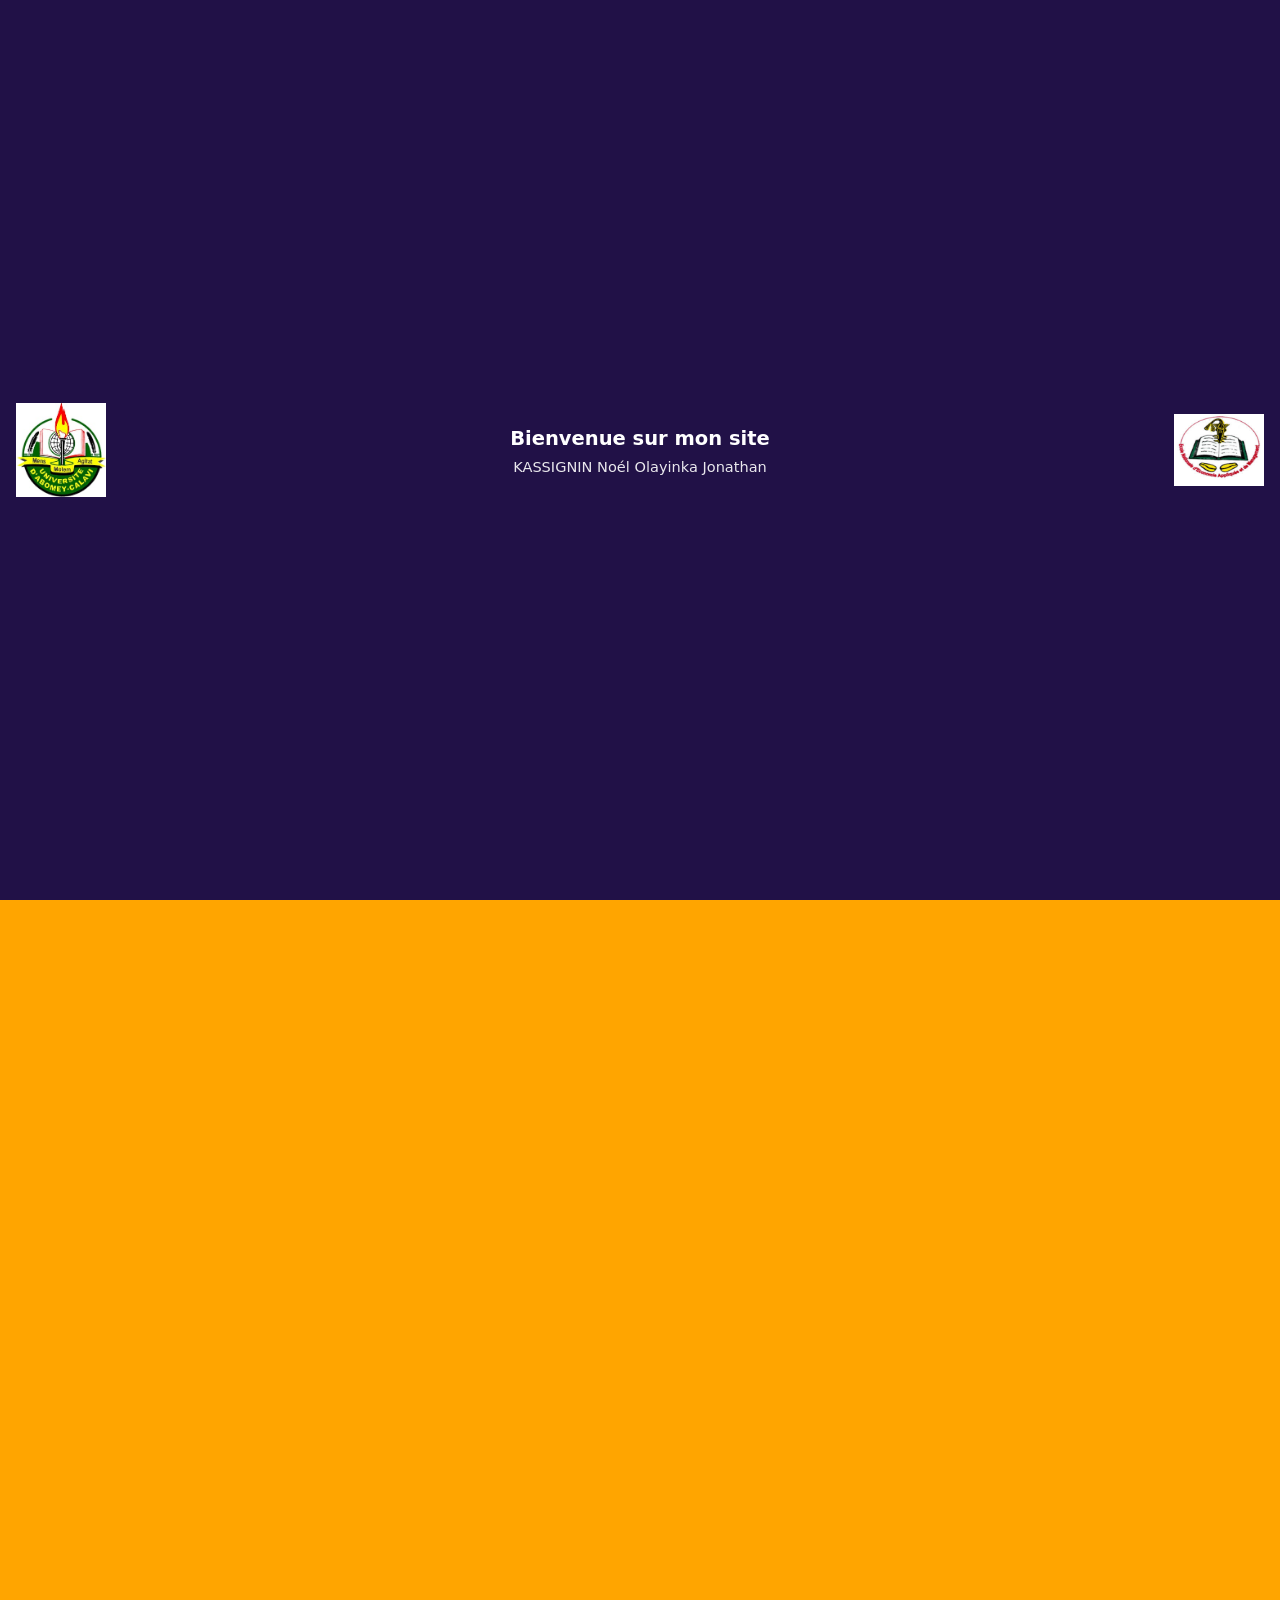
<file: page1.html>
<!DOCTYPE html>
<html lang="en">
<head>
    <meta charset="UTF-8">
    <meta name="viewport" content="width=device-width, initial-scale=1.0">
    <title>Reprise</title>
    <link rel="stylesheet" href="css/bootstrap.min.css">
    <link rel="stylesheet" href="font/bootstrap-icons.min.css">
    <style>
        body{
            background-color:orange;
        }
        .custom-shape-divider-top-1781271966 {
            position: absolute;
            top: 0;
            left: 0;
            width: 100%;
            overflow: hidden;
            line-height: 0;
        }

        .custom-shape-divider-top-1781271966 svg {
            position: relative;
            display: block;
            width: calc(100% + 1.3px);
            height: 112px;
        }

        .custom-shape-divider-top-1781271966 .shape-fill {
            fill: #FFFFFF;
        }

        .mon-footer {
        position: relative;
        background-color: #211147; /* Mets la couleur de ton choix */
        padding-top: 140px;        /* Un peu d'espace pour pas que la vague cache le texte */
        padding-bottom: 10px;
    }
    .welcome{
        font-size: 2.5rem;
    }
    #jojo{
        width: 500px;
    }
    @media(max-width:699px){
        .welcome{
            font-size: 1.2rem;
            margin: 0 40px;
        }
    }

     /* IMPORTANT : On force le fichier HTML et le body à occuper 100% de la frame */
        html, body {
            height: 100%;
            margin: 0;
            padding: 0;
            overflow: hidden; /* Évite les doubles barres de défilement inutiles */
        }

        /* Le nav prend 100% de la hauteur de la frame (qui vaut déjà 20% du frameset) */
        .nav-fullscreen {
            height: 100% !important;
            width: 100%;
            background: #211147;
        }

        /* Ajustement des images pour qu'elles s'adaptent à la hauteur de la frame */
        .logo-img {
            max-height: 85% !important; /* Elles occuperont au max 85% des 20% de la frame */
            max-width: 90px;
            width: 100%;
            object-fit: contain;
        }

    </style>
</head>
<body>

    <nav class="navbar navbar-expand navbar-dark nav-fullscreen d-flex align-items-center m-0 p-0">
        <div class="container-fluid row align-items-center m-0 p-0 w-100 h-100">
            
            <div class="col-3 text-start ps-3 h-100 d-flex align-items-center">
                <a href="https://www.uac.bj/" title="UAC" target="_blank" class="d-inline-block">
                    <img src="images/uac.png" class="img-fluid logo-img" alt="uac">
                </a>
            </div>

            <div class="col-6 text-center px-1">
                <div class="navbar-brand fw-bold m-0 text-wrap welcome" style="font-size: calc(0.9rem + 0.4vw); line-height: 1.2;">
                    Bienvenue sur mon site
                </div>
                <a class="nav-link text-white m-0 nom text-wrap d-block" href="#description" target="zone" style="font-size: calc(0.75rem + 0.2vw); opacity: 0.9;">
                    KASSIGNIN Noél Olayinka Jonathan
                </a>
            </div>

            <div class="col-3 text-end pe-3 h-100 d-flex align-items-center justify-content-end">
                <a href="https://eneam.uac.bj/" title="ENEAM" target="_blank" class="d-inline-block">
                    <img src="images/eneam.png" class="img-fluid logo-img" alt="eneam">
                </a>
            </div>

        </div>
    </nav>
    <nav class="container my-4">
        <ol type="I">
            <li class="nav-item fs-2" style="color: #6f42c1;">Ma description</li>
            <ol class="fs-5 fw-bold">
                <li>Nom : <span class="fw-normal fs-6 text-muted">KASSIGNIN</span></li>
                <li>Prenom : <span class="fw-normal fs-6 text-muted">Noél Olayinka Jonathan</span></li>
                <li>Contact : <span class="fw-normal fs-6 text-muted">01 96 23 34 61</span></li>
            </ol>
            <div class="container my-3">
                <div class="p-2">
                    <a href="tp1.html"><img class="img-fluid  rounded shadow-sm " src="images/jojo.png" alt="Jonathan" id="jojo"></a>
                </div>
            </div>   
            <li class="nav-item fs-2" style="color: #6f42c1;" id="diplome">Mes diplômes</li>
            <ol class="fw-bold fs-5">
                <li>CEP</li>
                <li>BEPC</li>
                <li>BAC</li>
            </ol>
            <li class="nav-item fs-2" style="color: #6f42c1;">Mes loisirs</li>
            <ol class="fw-bold fs-5">
                <li>Musique</li>
                <li>Sport</li>
                <li>Jeux vidéos</li>
                <li>Codage</li>
            </ol>
        </ol>
    </nav>
    <div class="container card shadow-sm" id="description">
        <p>
            Je m'appelle Jonathan  et, pendant mon  temps libre, j'aime pratiquer plusieurs loisirs. La lecture fait partie de mes activités préférées, car elle me permet d'apprendre de nouvelles choses et d’élargir mes connaissances dans différents domaines. J'aime également utiliser l'ordinateur pour découvrir de nouvelles technologies et améliorer mes compétences en programmation, un domaine qui m’intéresse particulièrement. Le cinéma est un autre loisir que j'apprécie beaucoup, surtout les films d'aventure et de science-fiction qui stimulent mon imagination et ma curiosité.

Quand j'ai besoin de me détendre, j'écoute de la  musique, car elle m’aide à me relaxer et à retrouver de l’énergie. J'aime aussi passer du temps avec mes amis et discuter de différents sujets, ce qui me permet d’échanger des idées et d’apprendre des expériences des autres. De temps en temps, je joue à des jeux vidéo pour me divertir et développer mon esprit de  réflexion.
 J'apprécie également les promenades  qui me permettent  de changer d'air et de profiter d’un moment de calme. J’aime parfois regarder des vidéos éducatives ou suivre des contenus qui enrichissent mes connaissances en informatique et en culture générale. Les loisirs occupent une place importante dans ma vie, car ils m'aident à me relaxer après les études tout en restant actif intellectuellement.

Ils me  permettent aussi  de développer de nouvelles compétences, d’explorer mes centres d’intérêt et de rester motivé dans mes projets personnels. Grâce à eux, je maintiens un bon équilibre entre travail et détente,ils permettent vraiment de bien gérer mon temps. En résumé, mes loisirs contribuent à mon épanouissement personnel, à mon bien-être quotidien et à mon développement sur le plan  personnel et  professionnel.

        </p>
    </div>
    <footer class="mon-footer text-center text-white">
        <div class="custom-shape-divider-top-1781271966">
            <svg data-name="Layer 1" xmlns="http://www.w3.org/2000/svg" viewBox="0 0 1200 120" preserveAspectRatio="none">
            <path d="M0,0V7.23C0,65.52,268.63,112.77,600,112.77S1200,65.52,1200,7.23V0Z" class="shape-fill"></path>
            </svg>
        </div>
            © 2026 Jonathan KASSIGNIN. Toutes les créations et projets présentés sur ce site sont la propriété
            <div class="">
                <a href="https://www.facebook.com/profil.php?id=61578437025845" target="_blank"><i class="bi bi-facebook text-primary me-2 display-6"></i></a>
                <a href="https://wa.me/2290196233461" target="_blank"><i class="bi bi-whatsapp text-success  me-2 display-6" ></i></a>
                <a href="https://m.me/61578437025845" target="_blank" ><i class="bi bi-messenger text-primary  me-2 display-6"></i></a>
                <a href="https://www.youtube.com/@JonathanKASSIGNIN" target="_blank"><i class="bi bi-youtube text-danger me-2 display-6"></i></a>
            </div>
    </footer>
    <script src="js/bootstrap.bundle.min.js"></script>
</body>
</html>
</file>
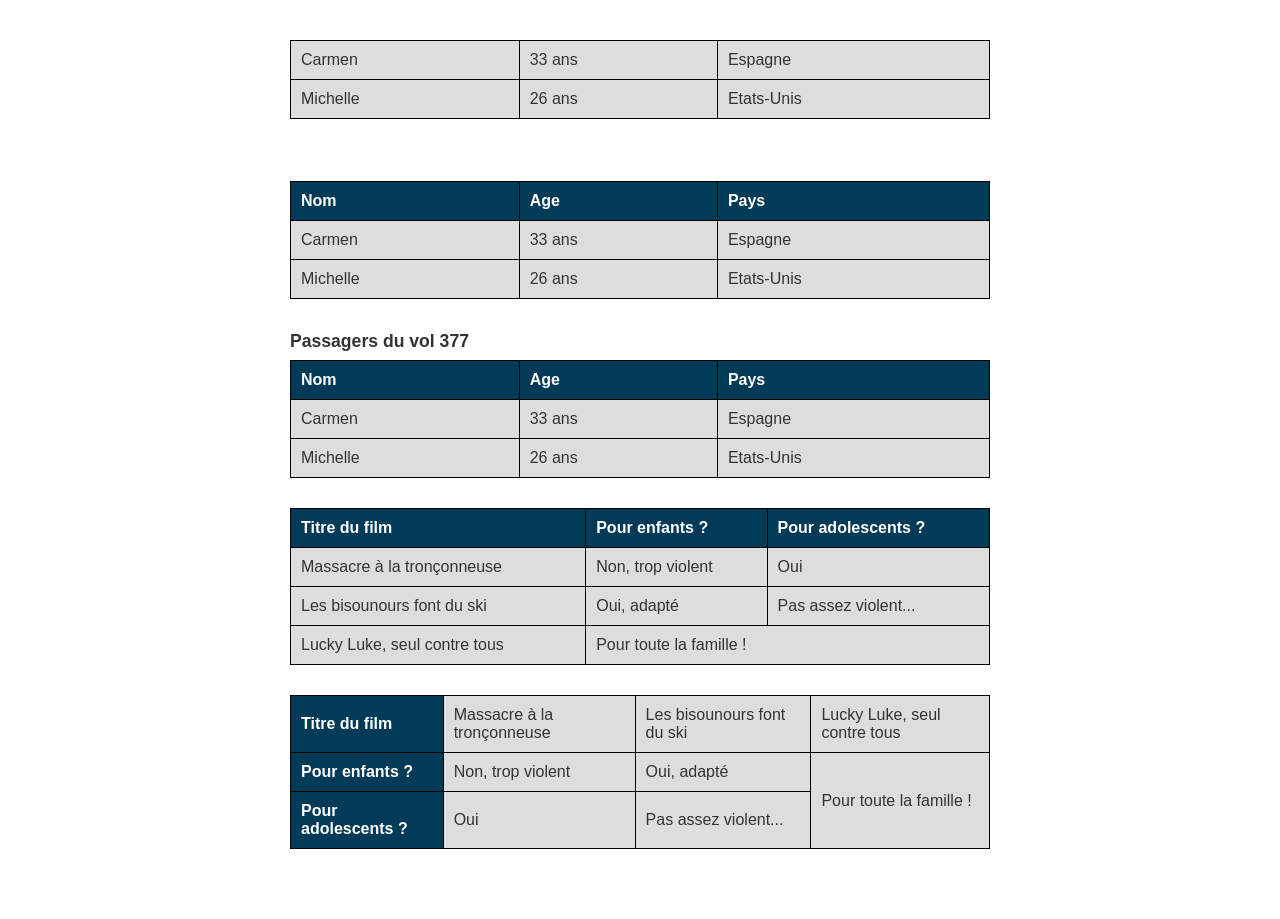
<file: tableau.html>
<!DOCTYPE html>
<html lang="en">
<head>
    <meta charset="UTF-8">
    <meta name="viewport" content="width=device-width, initial-scale=1.0">
    <title>Tableau</title>

    <link rel="stylesheet" href="tableau.css">
</head>
<body style="align-items: center; display: flex;flex-direction: column; justify-content: center;">
    <table>
        <tr>
            <td>Carmen</td>
            <td>33 ans</td>
            <td>Espagne</td>
        </tr>
        <tr>
            <td>Michelle</td>
            <td>26 ans</td>
            <td>Etats-Unis</td>
            </tr>
    </table>

    <table style="margin: 2rem 0;">
        <tr>
            <th>Nom</th>
            <th>Age</th>
            <th>Pays</th>
        </tr>
        <tr>
            <td>Carmen</td>
            <td>33 ans</td>
            <td>Espagne</td>
        </tr>
        <tr>
            <td>Michelle</td>
            <td>26 ans</td>
            <td>Etats-Unis</td>
        </tr>
    </table>
    <table>
        <caption>Passagers du vol 377</caption>
        <tr>
            <th>Nom</th>
            <th>Age</th>
            <th>Pays</th>
        </tr>
        <tr>
            <td>Carmen</td>
            <td>33 ans</td>
            <td>Espagne</td>
        </tr>
        <tr>
            <td>Michelle</td>
            <td>26 ans</td>
            <td>Etats-Unis</td>
        </tr>
    </table>

    <table>
        <tr>
            <th>Titre du film</th>
            <th>Pour enfants ?</th>
            <th>Pour adolescents ?</th>
        </tr>
        <tr>
            <td>Massacre à la tronçonneuse</td>
            <td >Non, trop violent</td>
            <td>Oui</td>
        </tr>
        <tr>
            <td>Les bisounours font du ski</td>
            <td>Oui, adapté</td>
            <td>Pas assez violent...</td>
        </tr>
        <tr>
            <td>Lucky Luke, seul contre tous</td>
            <td colspan="2">Pour toute la famille !</td>
        </tr>
        </table>
        <table>
        <tr>
            <th>Titre du film</th>
            <td>Massacre à la tronçonneuse</td>
            <td>Les bisounours font du ski</td>
            <td>Lucky Luke, seul contre tous</td>
        </tr>
        <tr>
            <th>Pour enfants ?</th>
            <td>Non, trop violent</td>
            <td>Oui, adapté</td>
            <td rowspan="2">Pour toute la famille !</td>
        </tr>
        <tr>
            <th>Pour adolescents ?</th>
            <td>Oui</td>
            <td>Pas assez violent...</td>
        </tr>
    </table>
</body>
</html>
</file>
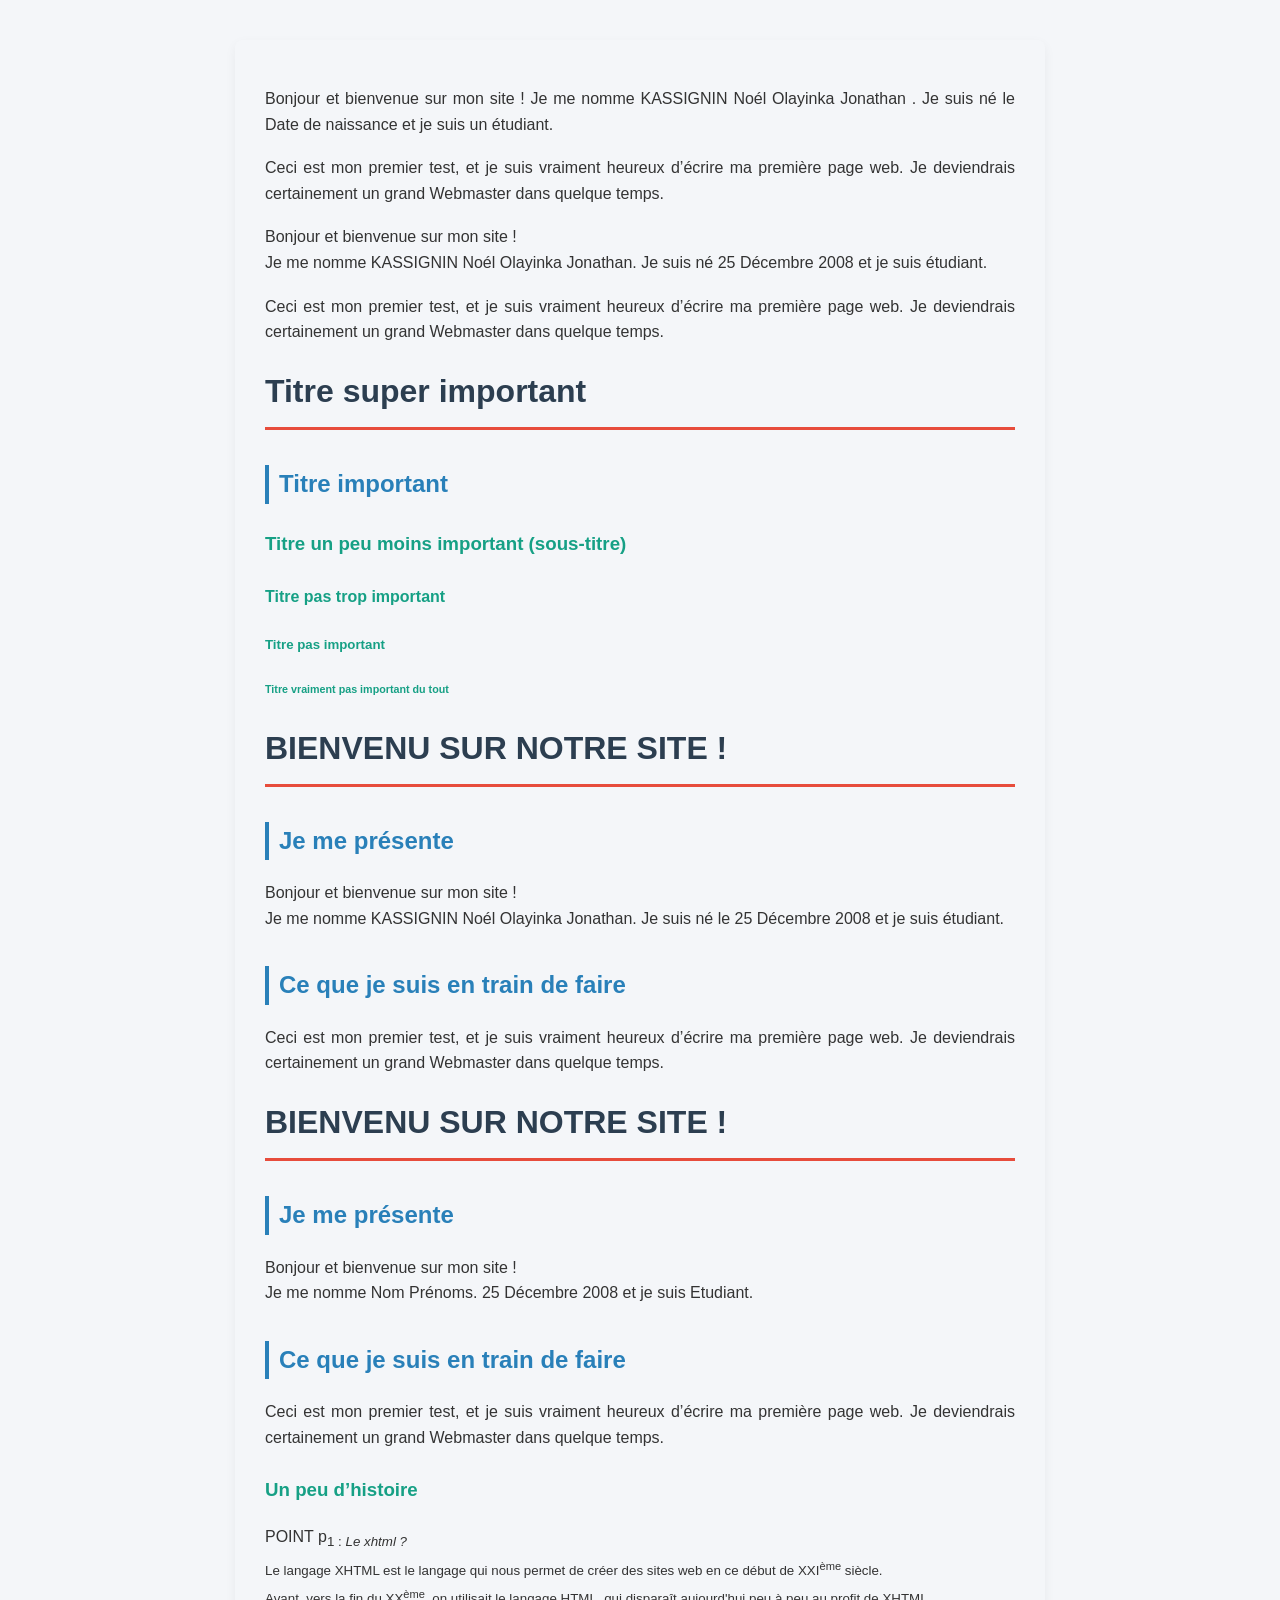
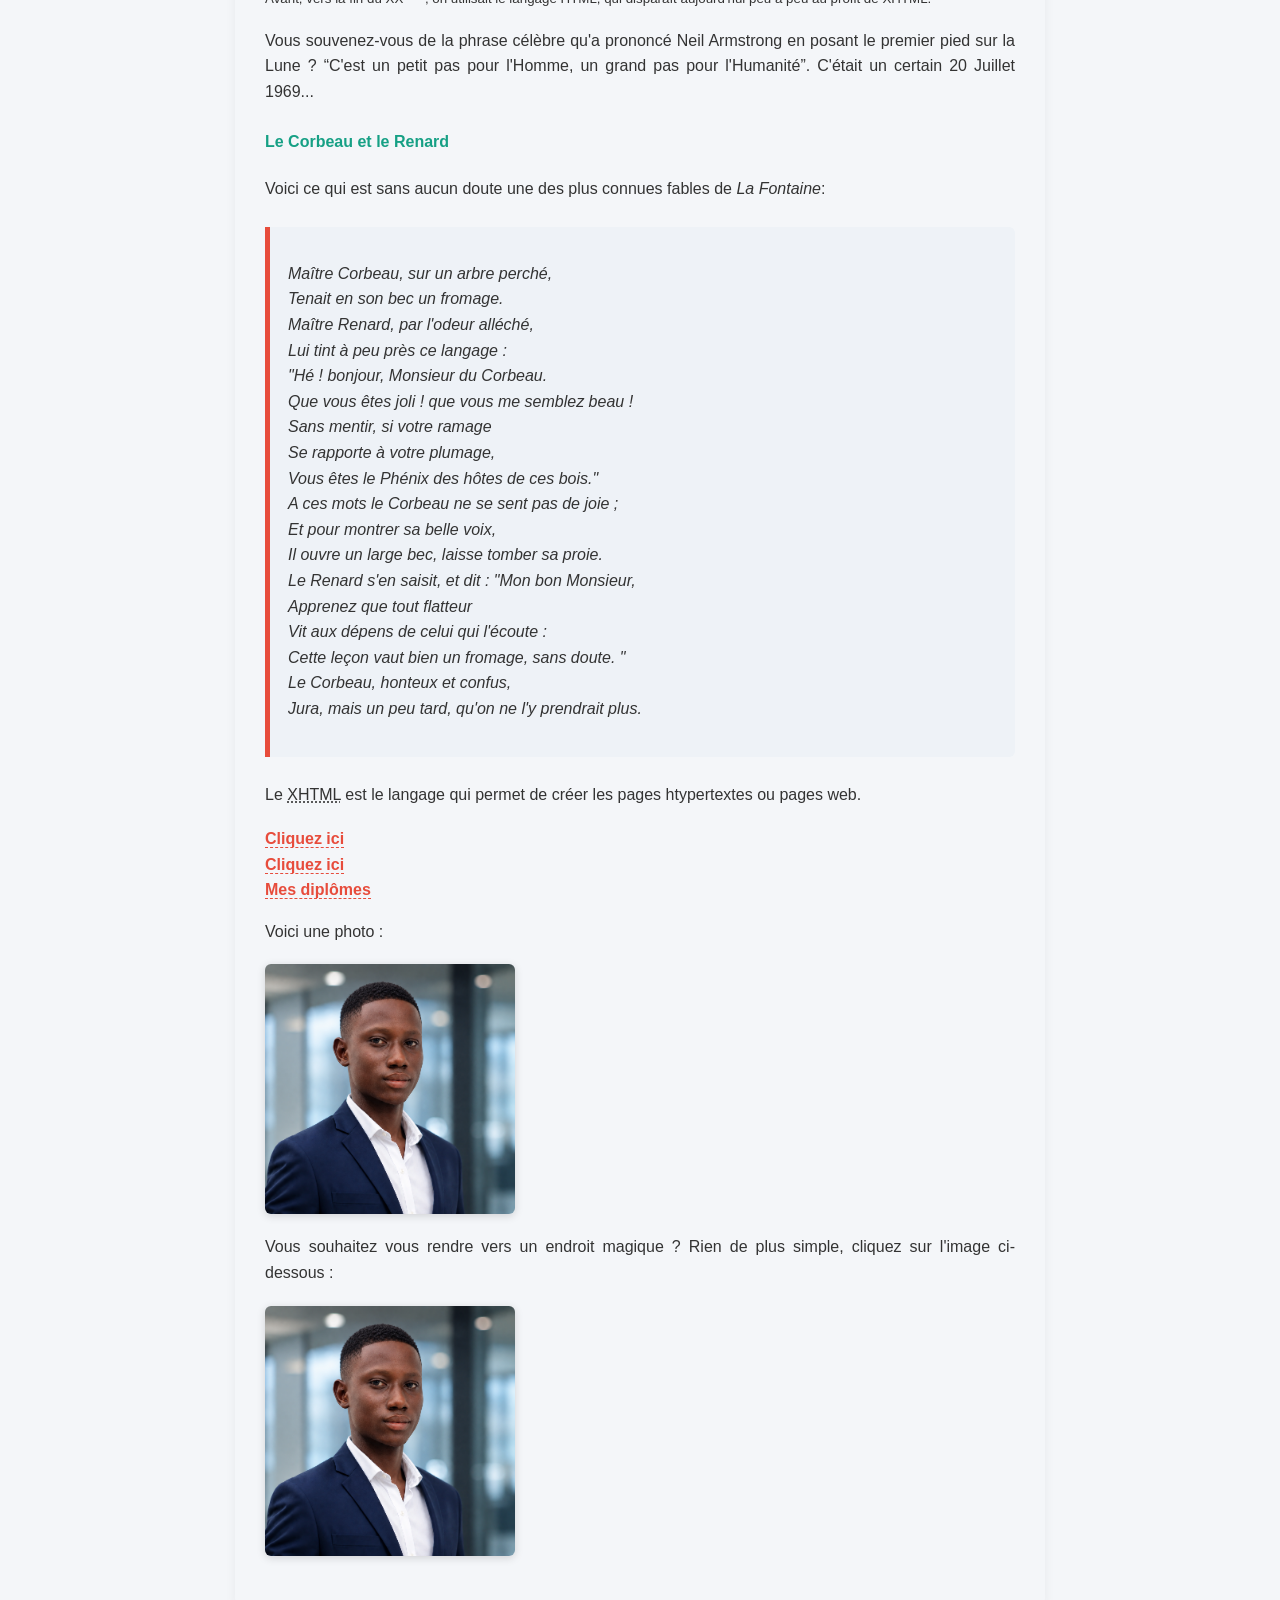
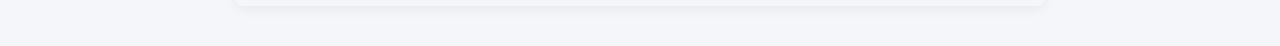
<file: tp1.html>
<!DOCTYPE html>
<html lang="en">
<head>
    <meta charset="UTF-8">
    <meta name="viewport" content="width=device-width, initial-scale=1.0">
    <title>Page1</title>
    <link rel="stylesheet" href="tp1.css">
</head>
<body>
    <p>
        Bonjour et bienvenue sur mon site ! Je me nomme KASSIGNIN Noél Olayinka Jonathan .
        Je suis né le Date de naissance et je suis un étudiant.
    </p>
    <p>
        Ceci est mon premier test, et je suis vraiment heureux d’écrire ma première page web. Je deviendrais
        certainement un grand Webmaster dans quelque temps.
    </p>

    <p>
        Bonjour et bienvenue sur mon site !<br /> Je me nomme KASSIGNIN Noél Olayinka Jonathan.
        Je suis né 25 Décembre 2008 et je suis étudiant.
    </p>
    <p>
        Ceci est mon premier test, et je suis vraiment heureux d’écrire ma première page web. Je deviendrais
        certainement un grand Webmaster dans quelque temps.
    </p>

    <h1>Titre super important</h1>
    <h2>Titre important</h2>
    <h3>Titre un peu moins important (sous-titre) </h3>
    <h4>Titre pas trop important</h4>
    <h5>Titre pas important</h5>
    <h6>Titre vraiment pas important du tout</h6>

    <h1>BIENVENU SUR NOTRE SITE !</h1>
    <h2>Je me présente</h2>
    <p>
        Bonjour et bienvenue sur mon site !<br /> Je me nomme KASSIGNIN Noél Olayinka Jonathan.
        Je suis né le 25 Décembre 2008 et je suis étudiant.
    </p>
    <h2>Ce que je suis en train de faire</h2>
    <p>
        Ceci est mon premier test, et je suis vraiment heureux d’écrire ma première page web. Je deviendrais
        certainement un grand Webmaster dans quelque temps.
    </p>

    <h1>BIENVENU SUR NOTRE SITE !</h1>
    <h2>Je me présente</h2>
    <p>
        Bonjour et bienvenue sur mon site !<br /> Je me nomme Nom Prénoms.
        25 Décembre 2008 et je suis Etudiant.
    </p>
    <h2>Ce que je suis en train de faire</h2>
    <p>
        Ceci est mon premier test, et je suis vraiment heureux d’écrire ma première page web. Je deviendrais
        certainement un grand Webmaster dans quelque temps.
    </p>
    <h3>Un peu d’histoire</h3>
    <p>
        POINT p<sub>1</sup> : <em> Le xhtml ?</em><br />
        Le langage XHTML est le langage qui nous permet de créer des sites web en ce début de
        XXI<sup>ème</sup> siècle.<br />
        Avant, vers la fin du XX<sup>ème</sup>, on utilisait le langage HTML, qui disparaît aujourd'hui peu à
        peu au profit de XHTML.
    </p>
    <p>
        Vous souvenez-vous de la phrase célèbre qu'a prononcé Neil Armstrong en posant le premier pied
        sur la Lune ? <q>C'est un petit pas pour l'Homme, un grand pas pour l'Humanité</q>. C'était un certain
        20 Juillet 1969...
    </p>
        <h4>Le Corbeau et le Renard</h4>
        <p>Voici ce qui est sans aucun doute une des plus connues fables de <em>La Fontaine</em>:
    </p>
    <blockquote>
        <p>
            Maître Corbeau, sur un arbre perché,<br />
            Tenait en son bec un fromage.<br />
            Maître Renard, par l'odeur alléché,<br />
            Lui tint à peu près ce langage :<br />
            "Hé ! bonjour, Monsieur du Corbeau.<br />
            Que vous êtes joli ! que vous me semblez beau !<br />
            Sans mentir, si votre ramage<br />
            Se rapporte à votre plumage,<br />
            Vous êtes le Phénix des hôtes de ces bois."<br />
            A ces mots le Corbeau ne se sent pas de joie ;<br />
            Et pour montrer sa belle voix,<br />
            Il ouvre un large bec, laisse tomber sa proie.<br />
            Le Renard s'en saisit, et dit : "Mon bon Monsieur,<br />
            Apprenez que tout flatteur<br />
            Vit aux dépens de celui qui l'écoute :<br />
            Cette leçon vaut bien un fromage, sans doute. "<br />
            Le Corbeau, honteux et confus,<br />
            Jura, mais un peu tard, qu'on ne l'y prendrait plus.
        </p>
    </blockquote>

    <p>
        Le <acronym title="eXtensible HyperText Markup Language">XHTML</acronym> est le langage qui
        permet de créer les pages htypertextes ou pages web.
    </p>
    <a href="tp2.html" title="tp2">Cliquez ici</a><br>
    <a href="tp2.html" title="tp2">Cliquez ici</a><br>
    <!--<a href="mailto:kassigninjonathan@gmail.com">Mon mail</a>-->
    <a href="page1.html#diplome" title="diplome">Mes diplômes</a>
    <p>
        Voici une photo :<br />
        <img src="images/jojo.png" alt="Exemple de photo" />
    </p>
    <p>
        Vous souhaitez vous rendre vers un endroit magique ? Rien de plus simple, cliquez sur l'image ci-
        dessous :<br />
        <a href="cv.html"><img src="images/jojo.png" alt="Exemple de photo" title="Allez à  la page de cours" /></a>
    </p>
    
</body>
</html>
</file>
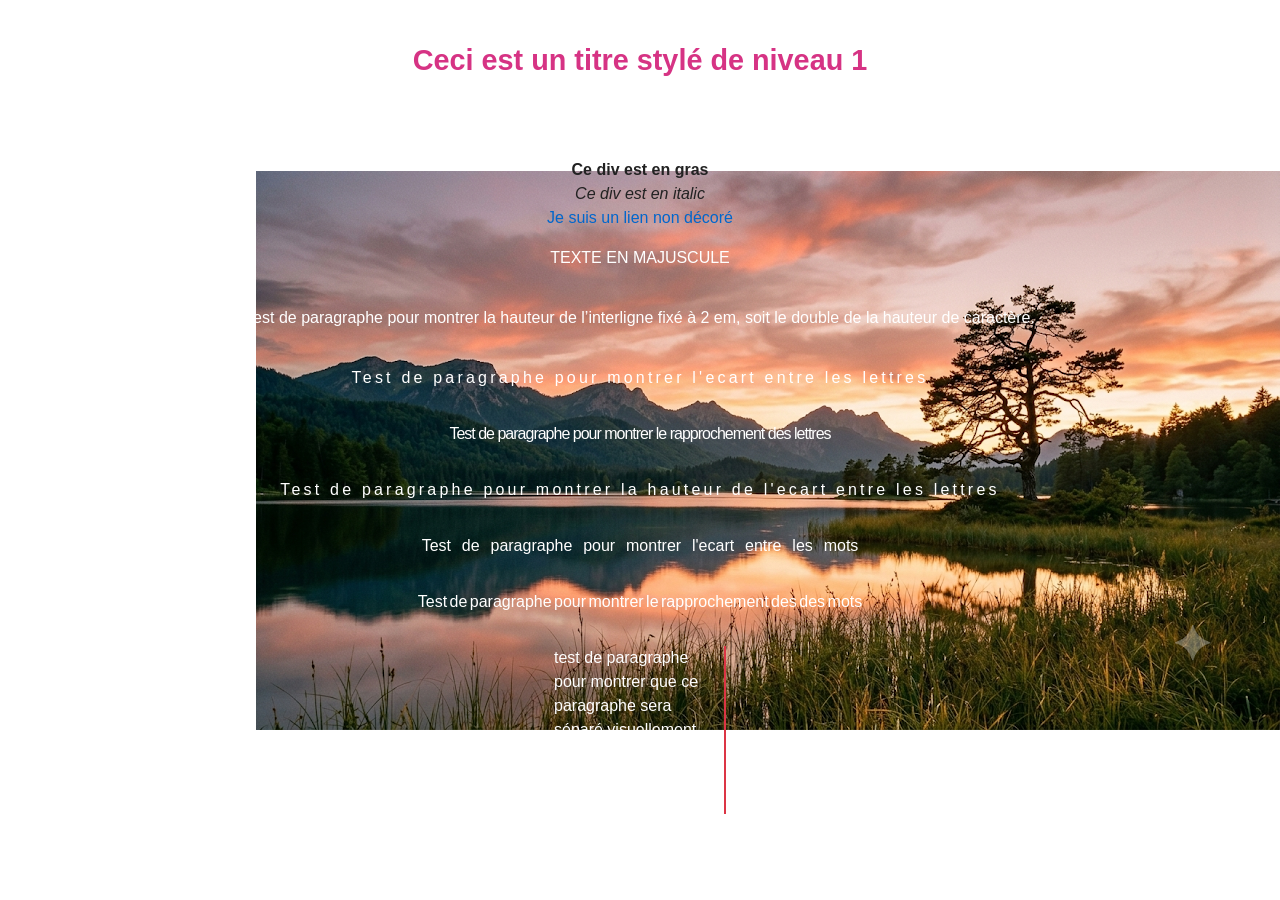
<file: tp2.html>
<!DOCTYPE html>
<html lang="en">
<head>
    <meta charset="UTF-8">
    <meta name="viewport" content="width=device-width, initial-scale=1.0">
    <title>Document</title>
    <link rel="stylesheet" href="tp2.css">
</head>
<body style="align-items: center; display: flex;flex-direction: column; justify-content: center;">
    <h1>Ceci est un titre stylé de niveau 1 </h1>
    <p>Ceci est un paragraphe stylé</p>
    <div class="gras">Ce div est en gras</div>
    <div class="italique">Ce div est en italic</div>

    <a href="liste.html" title="liste">Je suis un lien non décoré</a>

    <p class="majuscules">Texte en majuscule</p>

    <p class="interligne">Test de paragraphe pour montrer la hauteur de
l’interligne fixé à 2 em, soit le double de la hauteur de caractère. </p>

<p class="ecart">Test de paragraphe pour montrer
 l'ecart entre les lettres</p>

 <p class="rapproch">Test de paragraphe pour montrer
 le rapprochement des lettres</p><p class="ecart">Test de paragraphe pour montrer la hauteur de
 l'ecart entre les lettres</p>

<p class="ecartM">Test de paragraphe pour montrer
 l'ecart entre les mots</p>

 <p class="rapprochM">Test de paragraphe pour montrer 
 le rapprochement des des mots</p>

 <p class="bordure">test de paragraphe pour montrer
que ce paragraphe sera séparé visuellement du reste de
la page à l’aide d’un trait
vertical à sa droite.</p>


</body>
</html>
</file>
<file: formulaire.css>
body {
    font-family: 'Segoe UI', Tahoma, Geneva, Verdana, sans-serif;
    background-color: #f4f7f6;
    color: #333;
    line-height: 1.6;
    padding: 20px;
    max-width: 800px;
    margin: 0 auto;
}

/* Paragraphes de texte (hors formulaires) */
body > p {
    font-weight: 600;
    color: #4a5568;
    margin-top: 30px;
    margin-bottom: 10px;
    border-left: 4px solid #3182ce;
    padding-left: 10px;
}

form {
    background: #ffffff;
    padding: 20px;
    margin-bottom: 25px;
    border-radius: 8px;
    box-shadow: 0 4px 6px rgba(0, 0, 0, 0.05), 0 1px 3px rgba(0, 0, 0, 0.05);
    border: 1px solid #e2e8f0;
}

form p {
    margin: 12px 0;
}


form p:first-child {
    font-weight: 500;
    color: #2d3748;
}

input[type="text"],
input[type="password"],
select,
textarea {
    width: 100%;
    max-width: 400px;
    padding: 10px 12px;
    margin-top: 6px;
    margin-bottom: 6px;
    display: inline-block;
    border: 1px solid #cbd5e0;
    border-radius: 5px;
    background-color: #fff;
    font-family: inherit;
    font-size: 14px;
    box-sizing: border-box;
    transition: all 0.2s ease-in-out;
}

/* Effet au clic/focus sur les champs */
input[type="text"]:focus,
input[type="password"]:focus,
select:focus,
textarea:focus {
    border-color: #3182ce;
    box-shadow: 0 0 0 3px rgba(49, 130, 206, 0.2);
    outline: none;
}


textarea {
    min-height: 80px;
    resize: vertical; 
}


label {
    font-weight: 600;
    color: #4a5568;
}

input[type="checkbox"],
input[type="radio"] {
    margin-right: 8px;
    cursor: pointer;
    transform: scale(1.1); 
    vertical-align: middle;
}


input[type="checkbox"] + label,
input[type="radio"] + label {
    font-weight: normal;
    color: #2d3748;
    cursor: pointer;
    vertical-align: middle;
}


fieldset {
    border: 1px solid #ecf0f5;
    border-radius: 0;
    padding: 15px 20px;
    margin-bottom: 20px;
    background-color: #f8fafc;
}

legend {
    font-weight: bold;
    color: #2b6cb0;
    background: #fff;
    padding: 2px 10px;
    border: 1px solid #cbd5e0;
    border-radius: 4px;
    font-size: 14px;
}


input[type="submit"],
input[type="reset"] {
    padding: 10px 20px;
    font-size: 14px;
    font-weight: 600;
    border-radius: 5px;
    cursor: pointer;
    transition: background-color 0.2s;
    margin-right: 10px;
    border: none;
}


input[type="submit"] {
    background-color: #3182ce;
    color: white;
}

input[type="submit"]:hover {
    background-color: #2b6cb0;
}

input[type="reset"] {
    background-color: #e2e8f0;
    color: #4a5568;
}

input[type="reset"]:hover {
    background-color: #cbd5e0;
}
</file>
<file: tableau.css>
td,th /* Toutes les cellules des tableaux... */
{
    border: 1px solid black; /* ... auront une bordure de 1px */
    padding: 10px;             /* Espace à l'intérieur des cellules */
    text-align: left;          /* Alignement du texte à gauche */
}


/* Style général de la page */
body {
    font-family: Arial, sans-serif;
    margin: 40px;
    background-color: #ffffff;
    color: #333333;
}

/* Style de base des tableaux */
table {
    width: 100%;
    max-width: 700px;
    border-collapse: collapse; /* Aligne les bordures entre elles */
    margin-bottom: 30px;
}

/* Titre du tableau */
caption {
    font-weight: bold;
    font-size: 1.1rem;
    text-align: left;
    margin-bottom: 8px;
}



/* Couleur de fond légère pour les en-têtes */
th {
    background-color: #023b57;
    font-weight: bold;
    color: white;
}
td{
    background: #ddd;
}
</file>
<file: tp1.css>
body {
    font-family: 'Segoe UI', Helvetica, Arial, sans-serif;
    line-height: 1.6;
    background-color: #f4f6f9;
    color: #333333;
    max-width: 750px;
    margin: 40px auto;
    padding: 30px;
    box-shadow: 0 4px 12px rgba(0, 0, 0, 0.05);
    border-radius: 8px;
}

h1 {
    color: #2c3e50;
    border-bottom: 3px solid #e74c3c;
    padding-bottom: 10px;
    margin-bottom: 25px;
}

h2 {
    color: #2980b9;
    margin-top: 35px;
    border-left: 4px solid #2980b9;
    padding-left: 10px;
}

h3, h4, h5, h6 {
    color: #16a085;
    margin-top: 25px;
}

p {
    margin-bottom: 18px;
    text-align: justify;
}

blockquote {
    background-color: #eef2f7;
    border-left: 5px solid #e74c3c;
    margin: 25px 0;
    padding: 18px;
    font-style: italic;
    border-radius: 0 6px 6px 0;
}

a {
    color: #e74c3c;
    text-decoration: none;
    font-weight: bold;
    border-bottom: 1px dashed #e74c3c;
}

a:hover {
    color: #c0392b;
    border-bottom: 1px solid #c0392b;
}

img {
    max-width: 250px;
    height: auto;
    border-radius: 6px;
    display: block;
    margin: 20px 0;
    box-shadow: 0 2px 8px rgba(0, 0, 0, 0.15);
}
</file>
<file: tp2.css>
/* Style général de la page */
body {
    color: #222222; 
    font-family: 'Trebuchet MS', 'Lucida Sans Unicode', Verdana, sans-serif;
    background: #ffffff url('images/fond.png') no-repeat right center fixed;
    line-height: 1.5; 
    margin: 20px;
}

/* Titres */
h1 {
    text-align: center;
    color: #d63384; 
    font-size: 1.8rem; 
    margin-bottom: 20px;
}

/* Paragraphes */
p {
    font-size: 16px;
    color: white;
}

/* Liens */
a {
    color: #0066cc;
    text-decoration: none;
}

a:hover {
    text-decoration: underline;
}

/* Classes utilitaires de mise en forme */
.gras {
    font-weight: bold;
}

.italique {
    font-style: italic;
}

.majuscules {
    text-transform: uppercase;
}

/* Espacements */
.interligne {
    line-height: 2;
}

.ecart {
    letter-spacing: 0.2em;
}

.rapproch {
    letter-spacing: -1px;
}

.ecartM {
    word-spacing: 0.4em;
}

.rapprochM {
    word-spacing: -2px;
}

/* Bordures et blocs */
.bordure {
    width: 10em;
    border-right: 2px solid #dc3545; 
    padding-right: 10px;
}

/* Conteneur global */
div#global {
    width: 100%;
    max-width: 400px; 
    min-height: 200px; 
    background-color: #fff9db;
    background-image: url('images/fond.png');
    background-repeat: no-repeat;
    background-position: right top;
    padding: 15px;
    border-radius: 4px;
}
</file>
